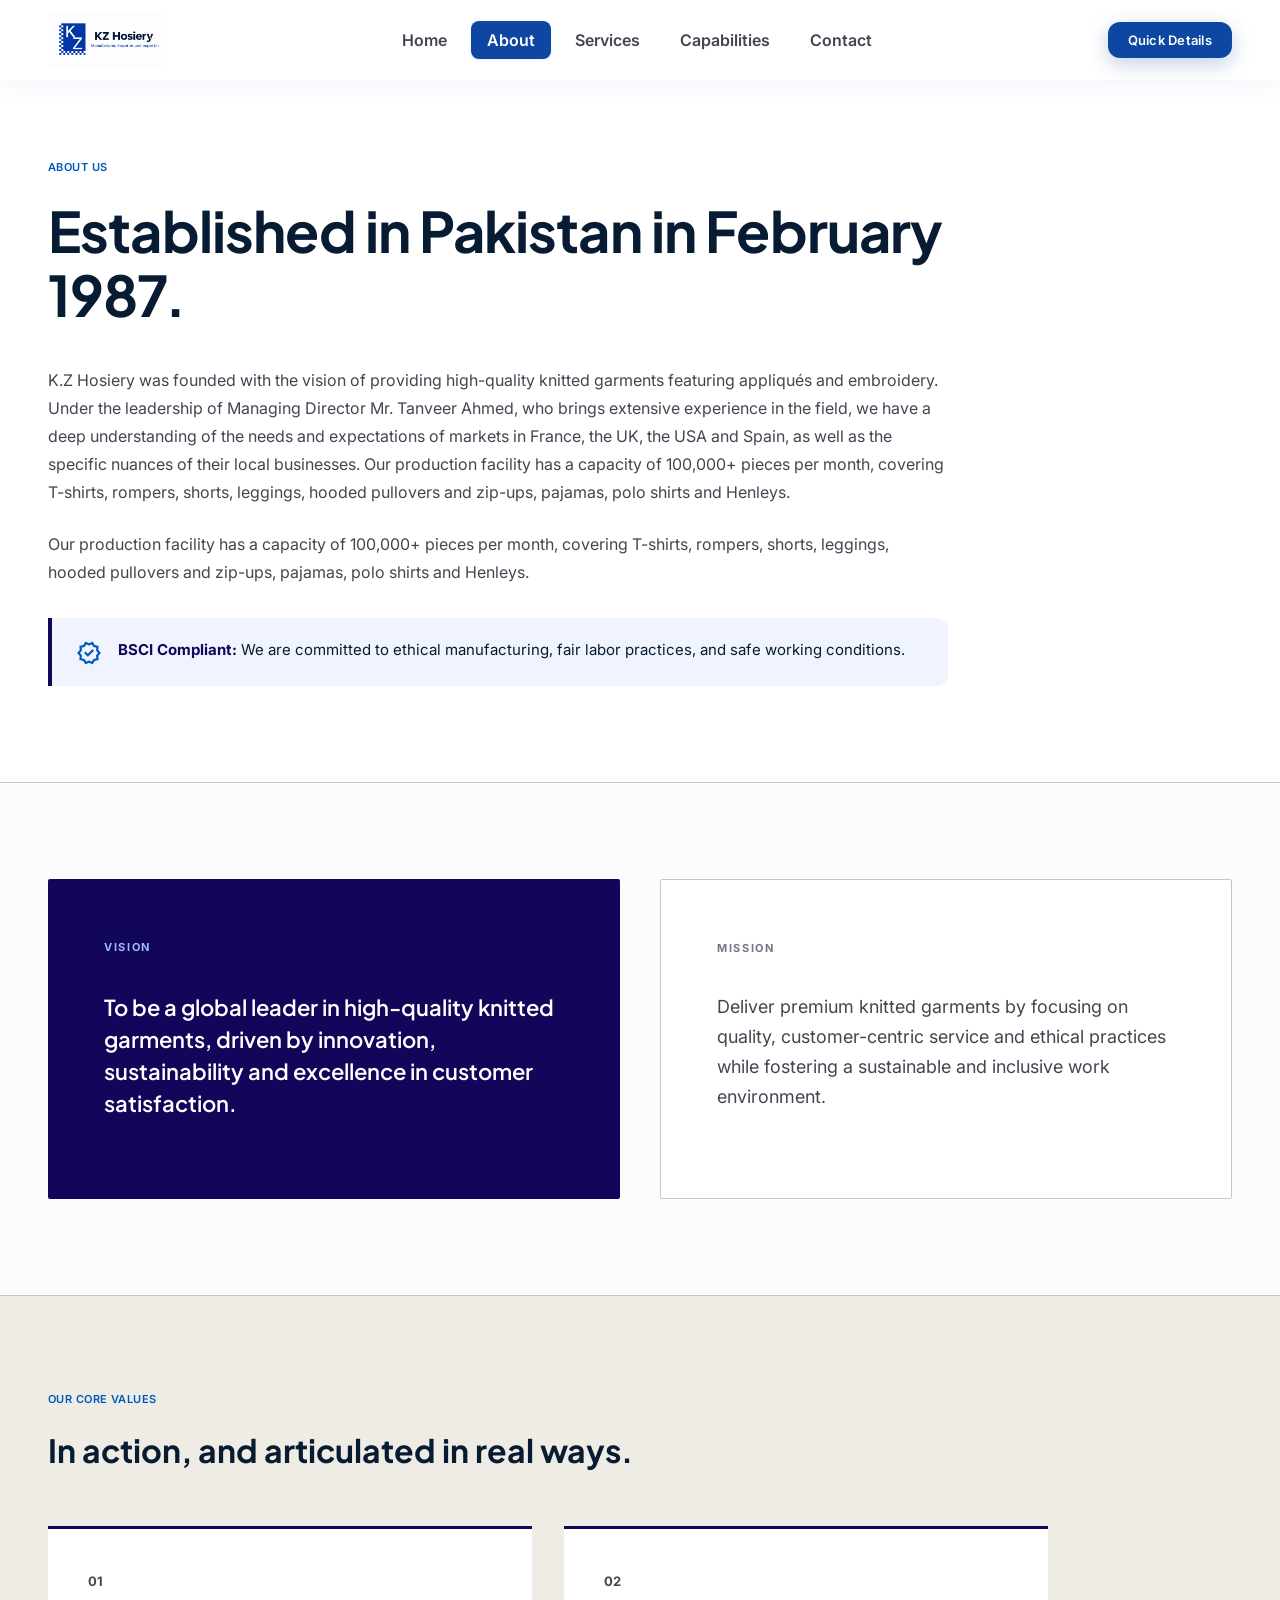
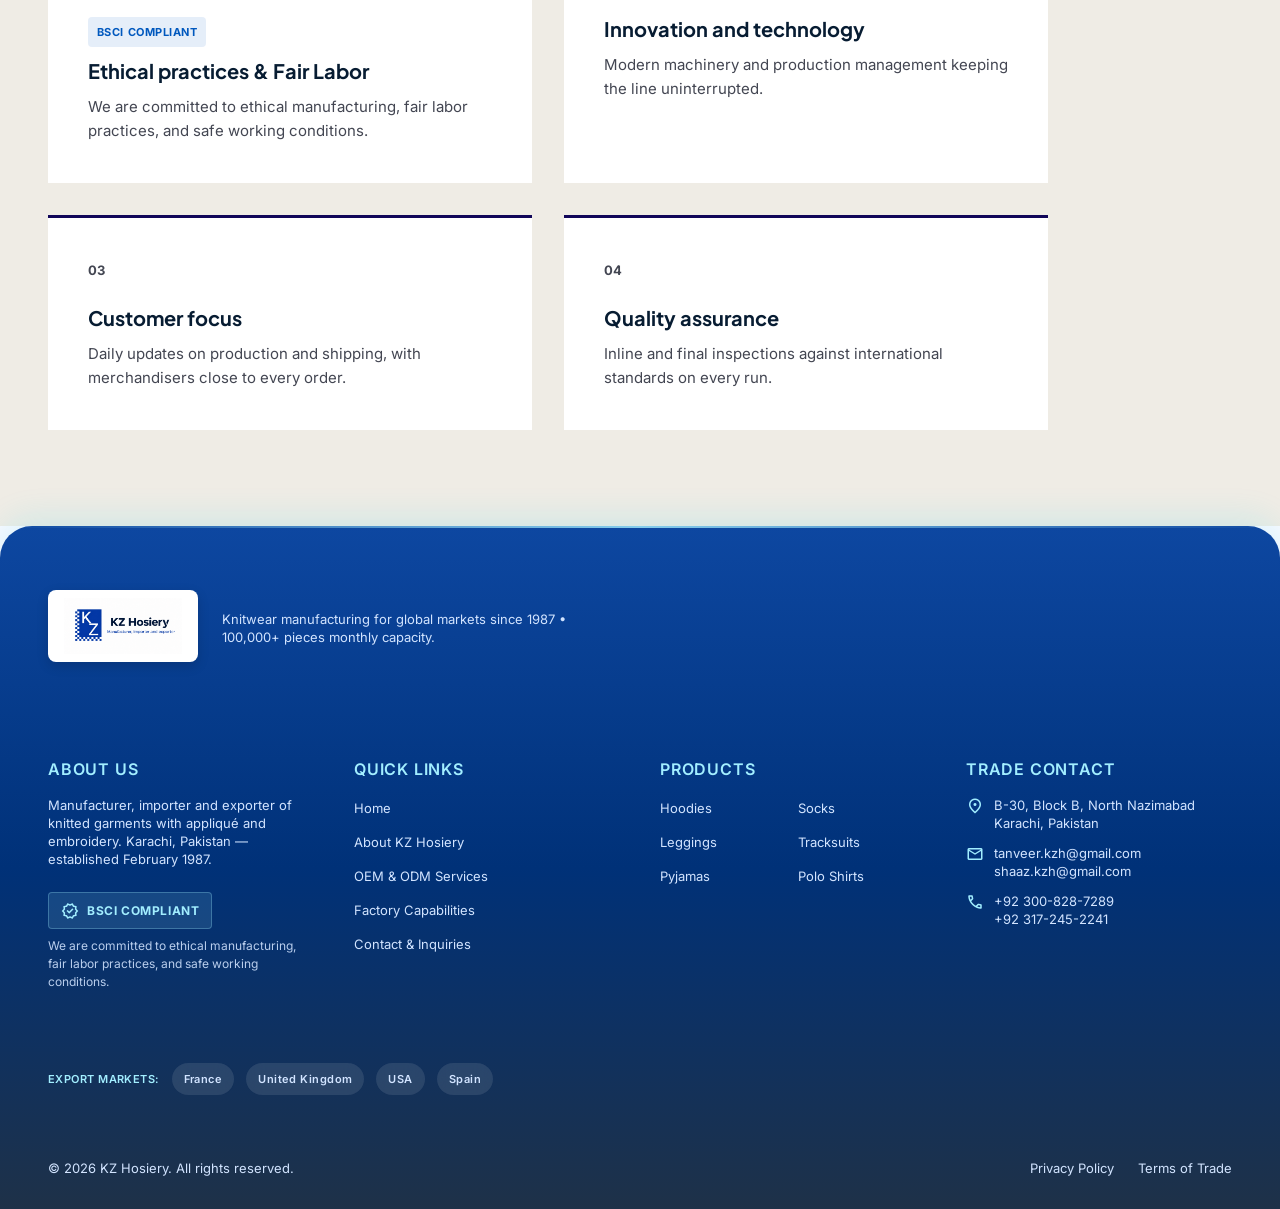
<file: about/index.html>
<!DOCTYPE html>
<html lang="en">
<head>
  <meta charset="utf-8" />
  <meta name="viewport" content="width=device-width, initial-scale=1.0" />
  <title>About Us | KZ Hosiery</title>
  <meta name="description" content="K_Z Hosiery was founded with the vision of providing high-quality knitted garments featuring appliques and embroidery." />
    <link rel="icon" type="image/png" href="../assets/images/logofav.png">
  <!-- Google Fonts -->
  <link href="https://fonts.googleapis.com" rel="preconnect" />
  <link crossorigin href="https://fonts.gstatic.com" rel="preconnect" />
  <link href="https://fonts.googleapis.com/css2?family=Inter:wght@400;500;600;700&family=Plus+Jakarta+Sans:wght@500;600;700;800&display=swap" rel="stylesheet" />

  <!-- Material Symbols -->
  <link href="https://fonts.googleapis.com/css2?family=Material+Symbols+Outlined:opsz,wght,FILL,GRAD@20..48,100..700,0..1,-50..200&display=swap" rel="stylesheet" />

  <!-- Stylesheets -->
  <link rel="stylesheet" href="../assets/css/global.css" />
  <link rel="stylesheet" href="../assets/css/about.css" />
</head>

<body>

  <!-- ============================================================
       HEADER / NAVBAR
       ============================================================ -->
  <header class="navbar" id="navbar">
    <div class="navbar__inner container">

      <!-- Logo -->
      <a href="../index.html" class="navbar__brand">
        <img
          src="../assets/images/logo.png"
          alt="KZ Hosiery Logo"
          class="navbar__logo"
        />
      </a>

      <!-- Desktop Navigation -->
      <nav class="navbar__nav" aria-label="Main navigation">
        <a href="../index.html" class="navbar__link">Home</a>
        <a href="index.html" class="navbar__link navbar__link--active" aria-current="page">About</a>
        <a href="../services/index.html" class="navbar__link">Services</a>
        <a href="../capabilities/index.html" class="navbar__link">Capabilities</a>
        <a href="../contact/index.html" class="navbar__link">Contact</a>
      </nav>

      <!-- Right Actions -->
      <div class="navbar__actions">
        <a href="../contact/index.html" class="navbar__cta">Quick Details</a>

        <!-- Hamburger (mobile only) -->
        <button
          class="hamburger"
          id="hamburger-btn"
          type="button"
          aria-label="Toggle navigation menu"
          aria-expanded="false"
          aria-controls="mobile-menu"
        >
          <span class="hamburger__line"></span>
          <span class="hamburger__line"></span>
          <span class="hamburger__line"></span>
        </button>
      </div>
    </div>

    <!-- Mobile Menu -->
    <div class="mobile-menu" id="mobile-menu">
      <nav class="mobile-menu__nav" aria-label="Mobile navigation">
        <a href="../index.html" class="mobile-menu__link">Home</a>
        <a href="index.html" class="mobile-menu__link mobile-menu__link--active">About</a>
        <a href="../services/index.html" class="mobile-menu__link">Services</a>
        <a href="../capabilities/index.html" class="mobile-menu__link">Capabilities</a>
        <a href="../contact/index.html" class="mobile-menu__link">Contact</a>
        <a href="../contact/index.html" class="mobile-menu__cta">Quick Details</a>
      </nav>
    </div>
  </header>

  <!-- ============================================================
       MAIN CONTENT
       ============================================================ -->
  <main>
    
    <!-- 1. HERO / ABOUT US -->
    <section class="about-hero">
      <div class="container">
        <div class="about-hero__inner">
          <div class="section-label">ABOUT US</div>
          <h1 class="about-hero__title">Established in Pakistan in February 1987.</h1>
          <div class="about-hero__content">
            <p>
            K.Z Hosiery was founded with the vision of providing high-quality knitted garments featuring appliqués and embroidery. Under the leadership of Managing Director Mr. Tanveer Ahmed, who brings extensive experience in the field, we have a deep understanding of the needs and expectations of markets in France, the UK, the USA and Spain, as well as the specific nuances of their local businesses.
            Our production facility has a capacity of 100,000+ pieces per month, covering T-shirts, rompers, shorts, leggings, hooded pullovers and zip-ups, pajamas, polo shirts and Henleys.            </p>
            <p>
              Our production facility has a capacity of 100,000+ pieces per month, covering T-shirts, rompers, shorts, leggings, hooded pullovers and zip-ups, pajamas, polo shirts and Henleys.
            </p>
          </div>

          <div class="about-hero__compliance">
            <span class="material-symbols-outlined">verified</span>
            <div>
              <strong>BSCI Compliant:</strong> We are committed to ethical manufacturing, fair labor practices, and safe working conditions.
            </div>
          </div>

        </div>
      </div>
    </section>

    <!-- 2. VISION & MISSION -->
    <section class="vision-mission">
      <div class="container">
        <div class="vision-mission__grid">
          
          <div class="vm-card vm-card--dark">
            <span class="vm-card__label">VISION</span>
            <p class="vm-card__text">To be a global leader in high-quality knitted garments, driven by innovation, sustainability and excellence in customer satisfaction.</p>
          </div>

          <div class="vm-card vm-card--light">
            <span class="vm-card__label">MISSION</span>
            <p class="vm-card__text">Deliver premium knitted garments by focusing on quality, customer-centric service and ethical practices while fostering a sustainable and inclusive work environment.</p>
          </div>

        </div>
      </div>
    </section>

    <!-- 3. CORE VALUES -->
    <section class="core-values">
      <div class="container">
        <div class="core-values__inner">
          <div class="section-label">OUR CORE VALUES</div>
          <h2 class="core-values__title">In action, and articulated in real ways.</h2>
          
          <div class="core-values__grid">
            
            <div class="value-card">
              <span class="value-card__num">01</span>
              <span class="value-card__badge-tag">BSCI Compliant</span>
              <h3 class="value-card__title">Ethical practices &amp; Fair Labor</h3>
              <p class="value-card__desc">We are committed to ethical manufacturing, fair labor practices, and safe working conditions.</p>
            </div>

            <div class="value-card">
              <span class="value-card__num">02</span>
              <h3 class="value-card__title">Innovation and technology</h3>
              <p class="value-card__desc">Modern machinery and production management keeping the line uninterrupted.</p>
            </div>

            <div class="value-card">
              <span class="value-card__num">03</span>
              <h3 class="value-card__title">Customer focus</h3>
              <p class="value-card__desc">Daily updates on production and shipping, with merchandisers close to every order.</p>
            </div>

            <div class="value-card">
              <span class="value-card__num">04</span>
              <h3 class="value-card__title">Quality assurance</h3>
              <p class="value-card__desc">Inline and final inspections against international standards on every run.</p>
            </div>

          </div>
        </div>
      </div>
    </section>

  </main>

  <!-- ============================================================
       FOOTER
       ============================================================ -->
  <footer class="footer" id="footer">
    <div class="footer__accent-line"></div>
    <div class="container">

      <!-- Footer Top -->
      <div class="footer__top">
        <div class="footer__brand">
          <img
            src="../assets/images/logo.png"
            alt="KZ Hosiery Logo"
            class="footer__logo"
          />
          <div class="footer__brand-info">
            <p class="footer__brand-desc">Knitwear manufacturing for global markets since 1987 &bull; 100,000+ pieces monthly capacity.</p>
          </div>
        </div>
      </div>

      <!-- Footer Grid -->
      <div class="footer__grid">
        <div class="footer__col">
          <span class="footer__col-title">About Us</span>
          <p class="footer__col-text">
            Manufacturer, importer and exporter of knitted garments with appliqué and embroidery. Karachi, Pakistan — established February 1987.          
          </p>
          <div class="footer__compliance">
            <span class="material-symbols-outlined">verified</span>
            <span>BSCI Compliant</span>
          </div>
          <p class="footer__compliance-text">
            We are committed to ethical manufacturing, fair labor practices, and safe working conditions.
          </p>
        </div>

        <div class="footer__col">
          <span class="footer__col-title">Quick Links</span>
          <ul class="footer__links">
            <li><a href="../index.html">Home</a></li>
            <li><a href="index.html">About KZ Hosiery</a></li>
            <li><a href="../services/index.html">OEM &amp; ODM Services</a></li>
            <li><a href="../capabilities/index.html">Factory Capabilities</a></li>
            <li><a href="../contact/index.html">Contact &amp; Inquiries</a></li>
          </ul>
        </div>

        <div class="footer__col">
          <span class="footer__col-title">Products</span>
          <ul class="footer__links footer__links--grid">
            <li><a href="../capabilities/index.html">Hoodies</a></li>
            <li><a href="../capabilities/index.html">Socks</a></li>
            <li><a href="../capabilities/index.html">Leggings</a></li>
            <li><a href="../capabilities/index.html">Tracksuits</a></li>
            <li><a href="../capabilities/index.html">Pyjamas</a></li>
            <li><a href="../capabilities/index.html">Polo Shirts</a></li>
          </ul>
        </div>

        <div class="footer__col">
          <span class="footer__col-title">Trade Contact</span>
          <div class="footer__contact">
            <div class="footer__contact-item">
              <span class="material-symbols-outlined">location_on</span>
              <span>B-30, Block B, North Nazimabad Karachi, Pakistan</span>
            </div>
            <div class="footer__contact-item">
              <span class="material-symbols-outlined">mail</span>
              <a href="mailto:trade@kzhosiery.com">tanveer.kzh@gmail.com <br> shaaz.kzh@gmail.com</a>
            </div>
            <div class="footer__contact-item">
              <span class="material-symbols-outlined">call</span>
              <span>+92 300-828-7289 <br> +92 317-245-2241</span>
            </div>
          </div>
        </div>
      </div>

      <!-- Export Markets -->
      <div class="footer__markets">
        <div class="footer__markets-list">
          <span class="footer__markets-label">Export Markets:</span>
          <span class="footer__market-pill">France</span>
          <span class="footer__market-pill">United Kingdom</span>
          <span class="footer__market-pill">USA</span>
          <span class="footer__market-pill">Spain</span>
        </div>
      </div>

      <!-- Copyright -->
      <div class="footer__bottom">
        <p>&copy; 2026 KZ Hosiery. All rights reserved.</p>
        <div class="footer__legal">
          <a href="#">Privacy Policy</a>
          <a href="#">Terms of Trade</a>
        </div>
      </div>

    </div>
  </footer>

  <!-- Scripts -->
  <script src="../assets/js/main.js"></script>
</body>
</html>
</file>
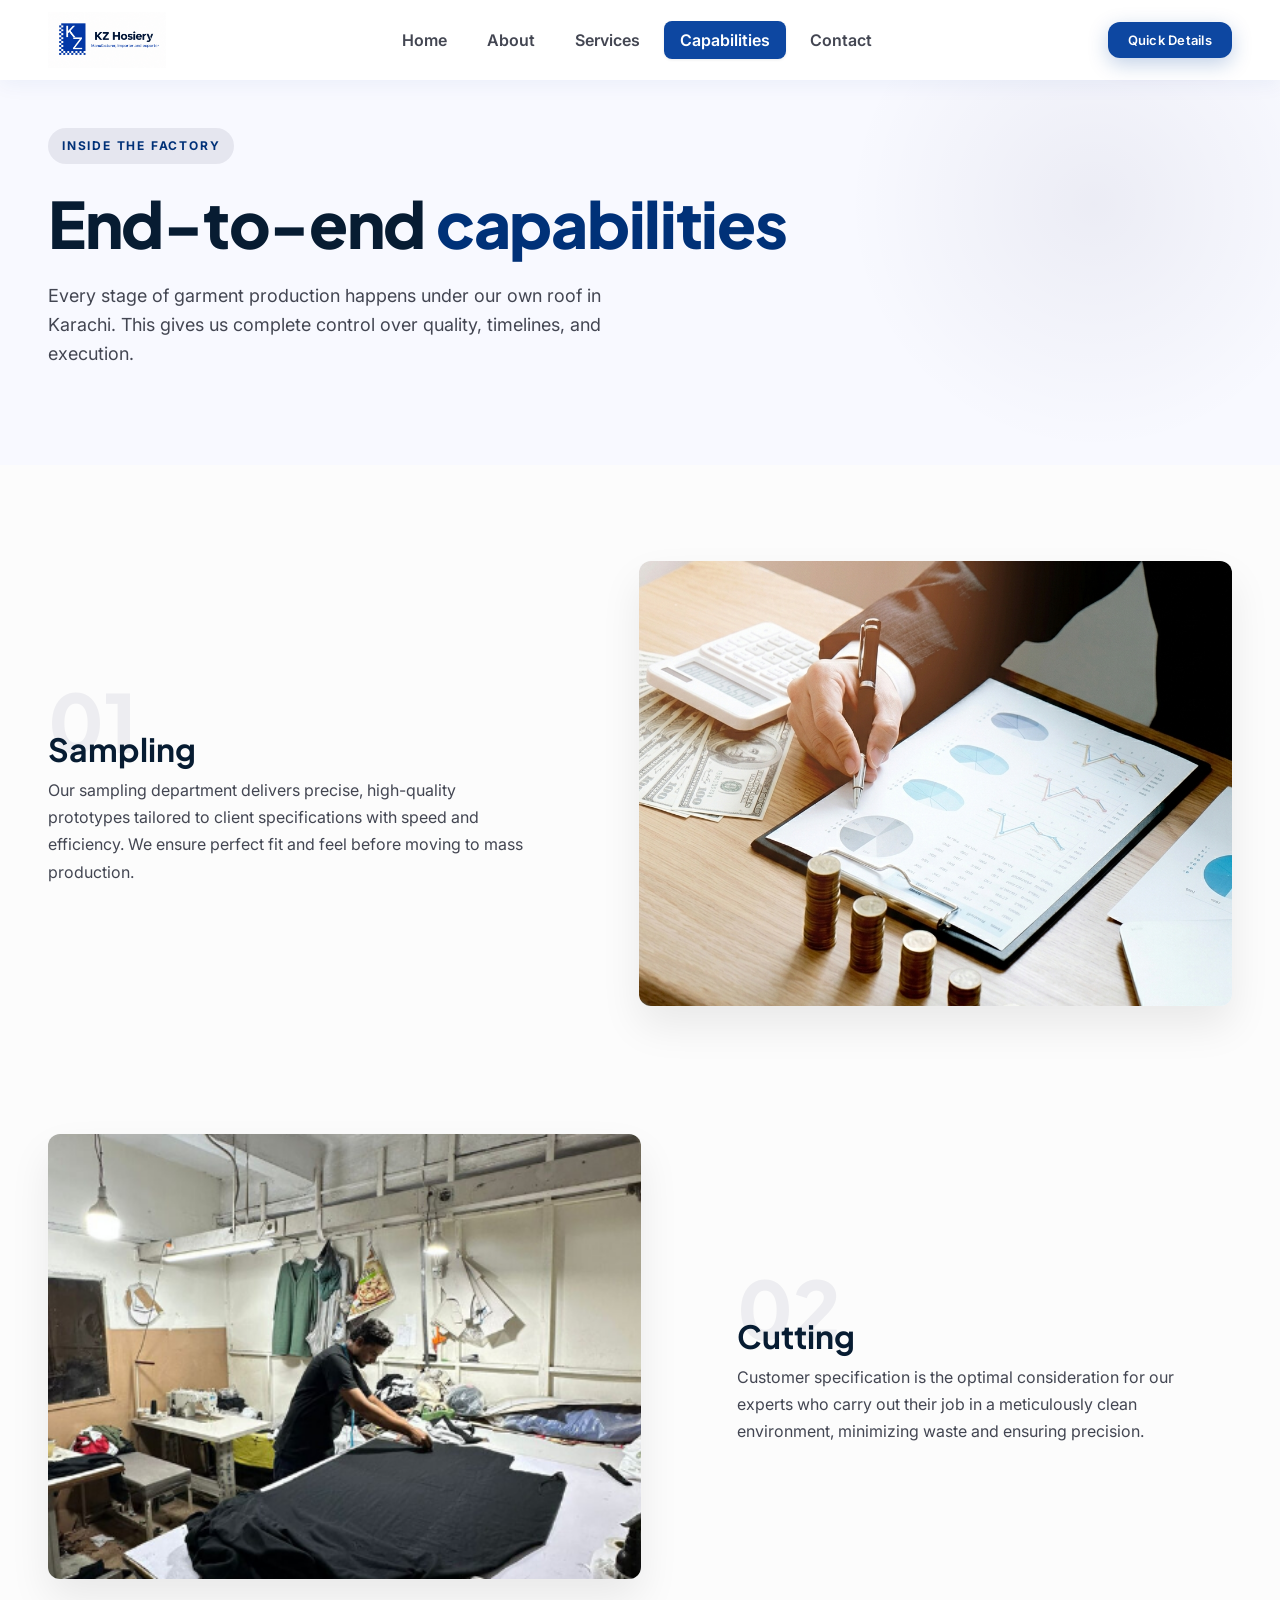
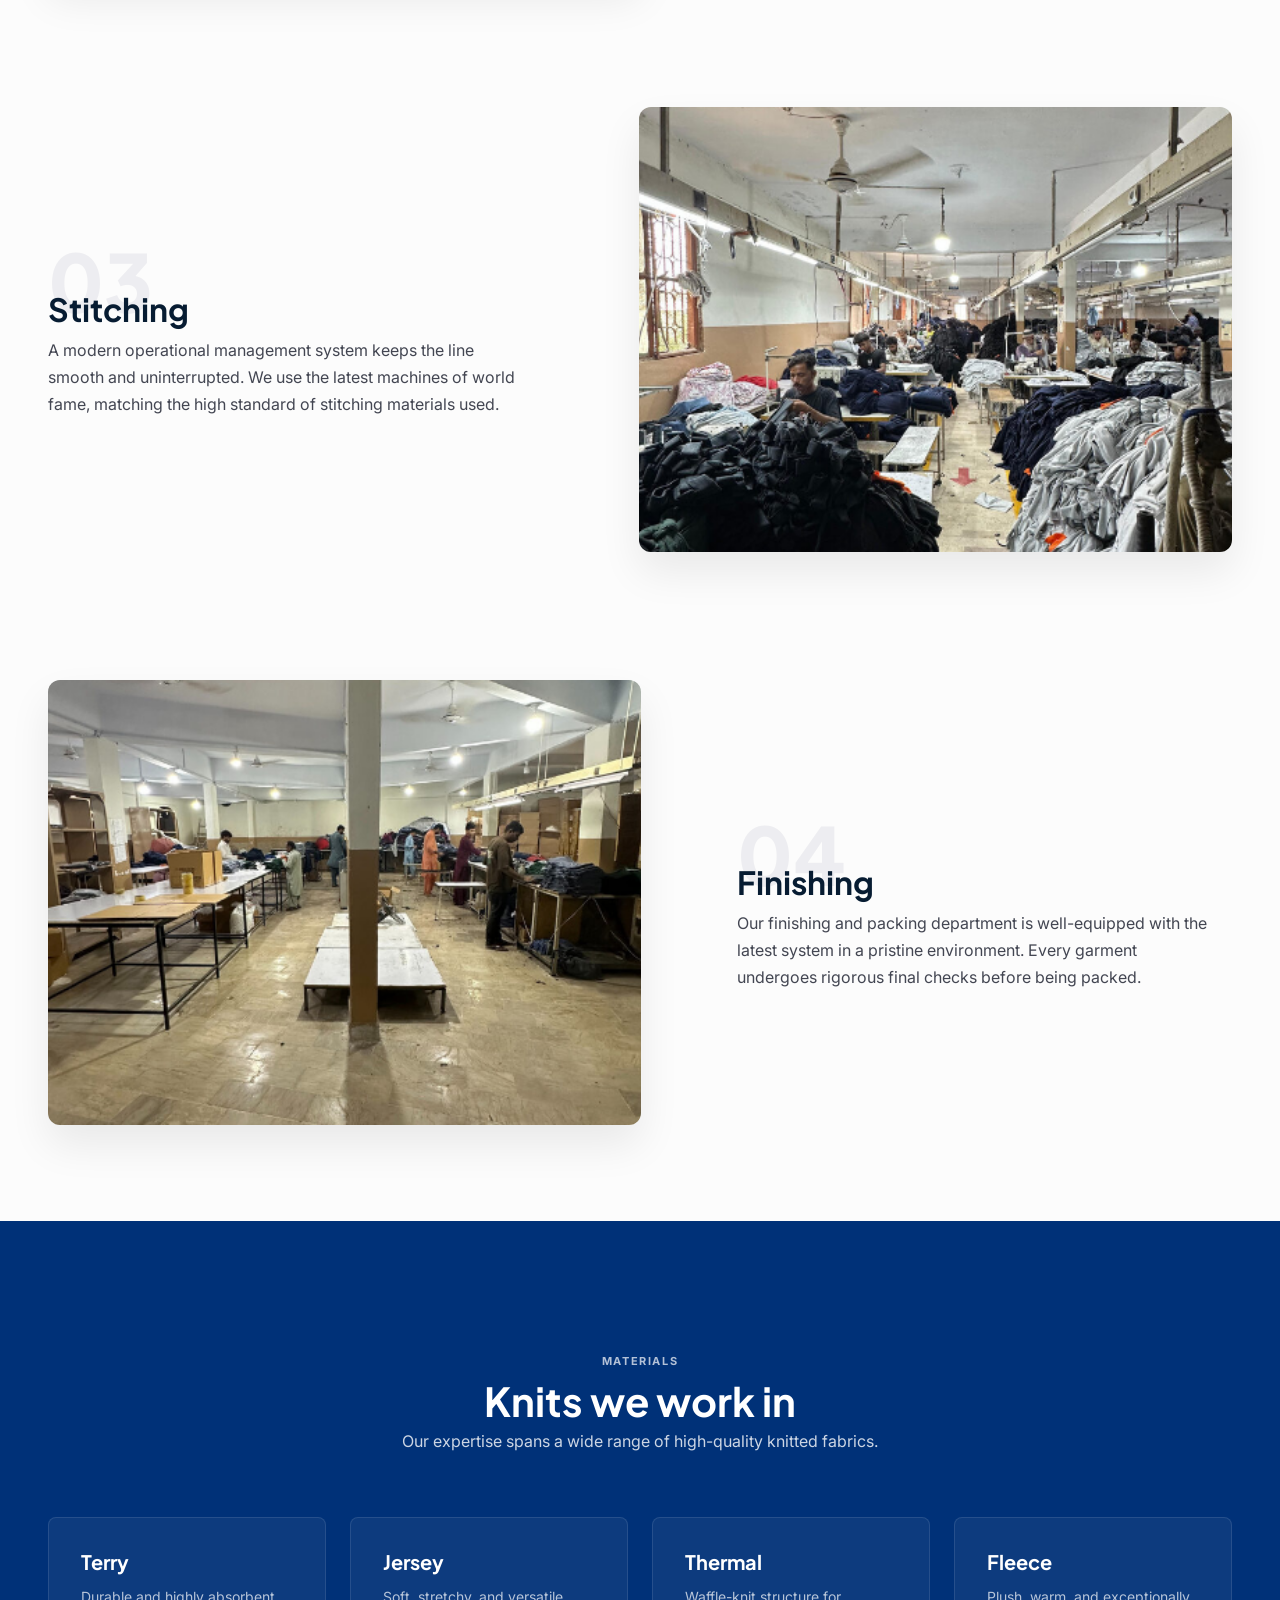
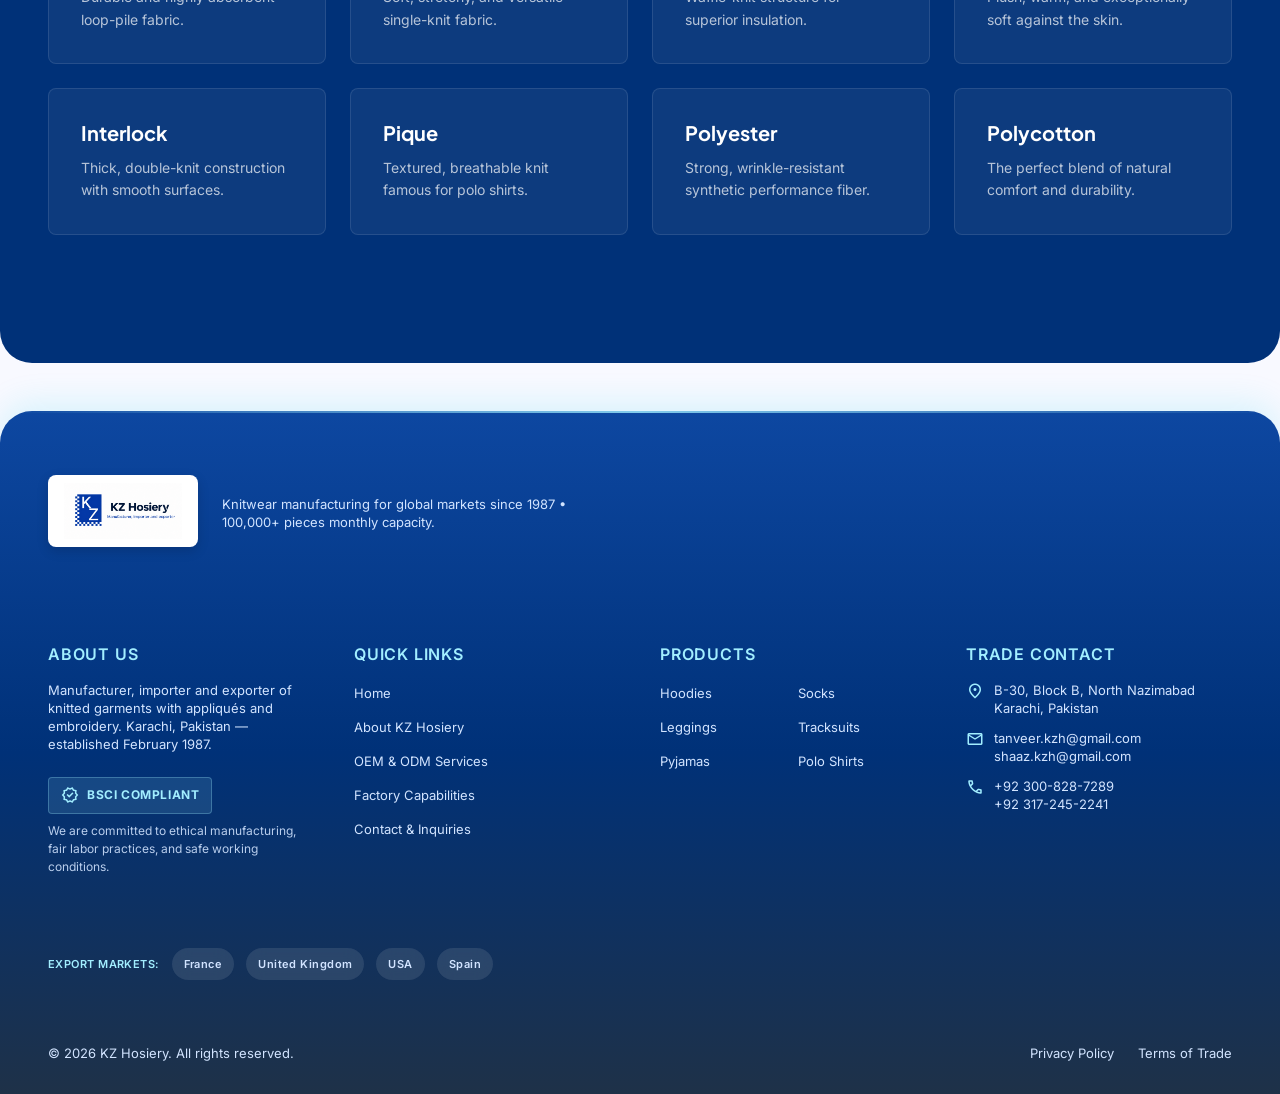
<file: capabilities/index.html>
<!DOCTYPE html>
<html lang="en">
<head>
  <meta charset="utf-8" />
  <meta name="viewport" content="width=device-width, initial-scale=1.0" />
  <title>Capabilities | KZ Hosiery</title>
  <link rel="icon" type="image/png" href="../assets/images/logofav.png">
  <meta name="description" content="Inside the factory. Every stage of the garment happens under our own roof in Karachi." />

  <!-- Google Fonts -->
  <link href="https://fonts.googleapis.com" rel="preconnect" />
  <link crossorigin href="https://fonts.gstatic.com" rel="preconnect" />
  <link href="https://fonts.googleapis.com/css2?family=Inter:wght@400;500;600;700&family=Plus+Jakarta+Sans:wght@500;600;700;800&display=swap" rel="stylesheet" />

  <!-- Material Symbols -->
  <link href="https://fonts.googleapis.com/css2?family=Material+Symbols+Outlined:opsz,wght,FILL,GRAD@20..48,100..700,0..1,-50..200&display=swap" rel="stylesheet" />

  <!-- Stylesheets -->
  <link rel="stylesheet" href="../assets/css/global.css" />
  <link rel="stylesheet" href="../assets/css/capabilities.css" />
</head>

<body>

  <!-- HEADER / NAVBAR -->
  <header class="navbar" id="navbar">
    <div class="navbar__inner container">
      <!-- Logo -->
      <a href="../index.html" class="navbar__brand">
        <img src="../assets/images/logo.png" alt="KZ Hosiery Logo" class="navbar__logo" />
      </a>
      <!-- Desktop Navigation -->
      <nav class="navbar__nav" aria-label="Main navigation">
        <a href="../index.html" class="navbar__link">Home</a>
        <a href="../about/index.html" class="navbar__link">About</a>
        <a href="../services/index.html" class="navbar__link">Services</a>
        <a href="index.html" class="navbar__link navbar__link--active" aria-current="page">Capabilities</a>
        <a href="../contact/index.html" class="navbar__link">Contact</a>
      </nav>
      <!-- Right Actions -->
      <div class="navbar__actions">
        <a href="../contact/index.html" class="navbar__cta">Quick Details</a>
        <!-- Hamburger (mobile only) -->
        <button class="hamburger" id="hamburger-btn" type="button" aria-label="Toggle navigation menu" aria-expanded="false" aria-controls="mobile-menu">
          <span class="hamburger__line"></span>
          <span class="hamburger__line"></span>
          <span class="hamburger__line"></span>
        </button>
      </div>
    </div>
    <!-- Mobile Menu -->
    <div class="mobile-menu" id="mobile-menu">
      <nav class="mobile-menu__nav" aria-label="Mobile navigation">
        <a href="../index.html" class="mobile-menu__link">Home</a>
        <a href="../about/index.html" class="mobile-menu__link">About</a>
        <a href="../services/index.html" class="mobile-menu__link">Services</a>
        <a href="index.html" class="mobile-menu__link mobile-menu__link--active">Capabilities</a>
        <a href="../contact/index.html" class="mobile-menu__link">Contact</a>
        <a href="../contact/index.html" class="mobile-menu__cta">Quick Details</a>
      </nav>
    </div>
  </header>

  <main>
    <!-- HERO SECTION -->
    <section class="cap-hero">
      <div class="container cap-hero__container">
        <div class="cap-hero__content">
          <span class="cap-hero__badge">Inside the Factory</span>
          <h1 class="cap-hero__title">End-to-end <span>capabilities</span></h1>
          <p class="cap-hero__desc">Every stage of garment production happens under our own roof in Karachi. This gives us complete control over quality, timelines, and execution.</p>
        </div>
      </div>
    </section>

    <!-- PROCESS STAGES -->
    <section class="cap-processes">
      <div class="container">
        
        <!-- 01 Sampling -->
        <div class="process-card">
          <div class="process-card__content">
            <span class="process-card__num">01</span>
            <h2 class="process-card__title">Sampling</h2>
            <p class="process-card__desc">Our sampling department delivers precise, high-quality prototypes tailored to client specifications with speed and efficiency. We ensure perfect fit and feel before moving to mass production.</p>
          </div>
          <div class="process-card__image-wrapper">
            <img src="../assets/images/cap-sampling-enhanced.jpg" alt="Sampling department" class="process-card__image" />
          </div>
        </div>

        <!-- 02 Cutting -->
        <div class="process-card process-card--reverse">
          <div class="process-card__content">
            <span class="process-card__num">02</span>
            <h2 class="process-card__title">Cutting</h2>
            <p class="process-card__desc">Customer specification is the optimal consideration for our experts who carry out their job in a meticulously clean environment, minimizing waste and ensuring precision.</p>
          </div>
          <div class="process-card__image-wrapper">
            <img src="../assets/images/cap-cutting-new.png" alt="Cutting department" class="process-card__image" />
          </div>
        </div>

        <!-- 03 Stitching -->
        <div class="process-card">
          <div class="process-card__content">
            <span class="process-card__num">03</span>
            <h2 class="process-card__title">Stitching</h2>
            <p class="process-card__desc">A modern operational management system keeps the line smooth and uninterrupted. We use the latest machines of world fame, matching the high standard of stitching materials used.</p>
          </div>
          <div class="process-card__image-wrapper">
            <img src="../assets/images/cap-stitching-new.png" alt="Stitching department" class="process-card__image" />
          </div>
        </div>

        <!-- 04 Finishing -->
        <div class="process-card process-card--reverse">
          <div class="process-card__content">
            <span class="process-card__num">04</span>
            <h2 class="process-card__title">Finishing</h2>
            <p class="process-card__desc">Our finishing and packing department is well-equipped with the latest system in a pristine environment. Every garment undergoes rigorous final checks before being packed.</p>
          </div>
          <div class="process-card__image-wrapper">
            <img src="../assets/images/cap-finishing-new.png" alt="Finishing department" class="process-card__image" />
          </div>
        </div>

      </div>
    </section>

    <!-- FABRICS SECTION -->
    <section class="cap-fabrics">
      <div class="container">
        <div class="cap-fabrics__header">
          <span class="cap-fabrics__badge">Materials</span>
          <h2 class="cap-fabrics__title">Knits we work in</h2>
          <p class="cap-fabrics__desc">Our expertise spans a wide range of high-quality knitted fabrics.</p>
        </div>
        
        <div class="fabrics-grid">
          <div class="fabric-card">
            <h3>Terry</h3>
            <p>Durable and highly absorbent loop-pile fabric.</p>
          </div>
          <div class="fabric-card">
            <h3>Jersey</h3>
            <p>Soft, stretchy, and versatile single-knit fabric.</p>
          </div>
          <div class="fabric-card">
            <h3>Thermal</h3>
            <p>Waffle-knit structure for superior insulation.</p>
          </div>
          <div class="fabric-card">
            <h3>Fleece</h3>
            <p>Plush, warm, and exceptionally soft against the skin.</p>
          </div>
          <div class="fabric-card">
            <h3>Interlock</h3>
            <p>Thick, double-knit construction with smooth surfaces.</p>
          </div>
          <div class="fabric-card">
            <h3>Pique</h3>
            <p>Textured, breathable knit famous for polo shirts.</p>
          </div>
          <div class="fabric-card">
            <h3>Polyester</h3>
            <p>Strong, wrinkle-resistant synthetic performance fiber.</p>
          </div>
          <div class="fabric-card">
            <h3>Polycotton</h3>
            <p>The perfect blend of natural comfort and durability.</p>
          </div>
        </div>
      </div>
    </section>

  </main>

  <!-- FOOTER -->
  <footer class="footer" id="footer">
    <div class="footer__accent-line"></div>
    <div class="container">
      <div class="footer__top">
        <div class="footer__brand">
          <img src="../assets/images/logo.png" alt="KZ Hosiery Logo" class="footer__logo" />
          <div class="footer__brand-info">
            <p class="footer__brand-desc">Knitwear manufacturing for global markets since 1987 &bull; 100,000+ pieces monthly capacity.</p>
          </div>
        </div>
      </div>
      <div class="footer__grid">
        <div class="footer__col">
          <span class="footer__col-title">About Us</span>
          <p class="footer__col-text">
            Manufacturer, importer and exporter of knitted garments with appliqués and embroidery. Karachi, Pakistan — established February 1987.
          </p>
          <div class="footer__compliance">
            <span class="material-symbols-outlined">verified</span>
            <span>BSCI Compliant</span>
          </div>
          <p class="footer__compliance-text">
            We are committed to ethical manufacturing, fair labor practices, and safe working conditions.
          </p>
        </div>
        <div class="footer__col">
          <span class="footer__col-title">Quick Links</span>
          <ul class="footer__links">
            <li><a href="../index.html">Home</a></li>
            <li><a href="../about/index.html">About KZ Hosiery</a></li>
            <li><a href="../services/index.html">OEM &amp; ODM Services</a></li>
            <li><a href="index.html">Factory Capabilities</a></li>
            <li><a href="../contact/index.html">Contact &amp; Inquiries</a></li>
          </ul>
        </div>
        <div class="footer__col">
          <span class="footer__col-title">Products</span>
          <ul class="footer__links footer__links--grid">
            <li><a href="index.html">Hoodies</a></li>
            <li><a href="index.html">Socks</a></li>
            <li><a href="index.html">Leggings</a></li>
            <li><a href="index.html">Tracksuits</a></li>
            <li><a href="index.html">Pyjamas</a></li>
            <li><a href="index.html">Polo Shirts</a></li>
          </ul>
        </div>
        <div class="footer__col">
          <span class="footer__col-title">Trade Contact</span>
          <div class="footer__contact">
            <div class="footer__contact-item">
              <span class="material-symbols-outlined">location_on</span>
              <span>B-30, Block B, North Nazimabad Karachi, Pakistan</span>
            </div>
            <div class="footer__contact-item">
              <span class="material-symbols-outlined">mail</span>
              <a href="mailto:trade@kzhosiery.com">tanveer.kzh@gmail.com <br> shaaz.kzh@gmail.com</a>
            </div>
            <div class="footer__contact-item">
              <span class="material-symbols-outlined">call</span>
              <span>+92 300-828-7289 <br> +92 317-245-2241</span>
            </div>
          </div>
        </div>
      </div>
      <div class="footer__markets">
        <div class="footer__markets-list">
          <span class="footer__markets-label">Export Markets:</span>
          <span class="footer__market-pill">France</span>
          <span class="footer__market-pill">United Kingdom</span>
          <span class="footer__market-pill">USA</span>
          <span class="footer__market-pill">Spain</span>
        </div>
      </div>
      <div class="footer__bottom">
        <p>&copy; 2026 KZ Hosiery. All rights reserved.</p>
        <div class="footer__legal">
          <a href="#">Privacy Policy</a>
          <a href="#">Terms of Trade</a>
        </div>
      </div>
    </div>
  </footer>

  <!-- Scripts -->
  <script src="../assets/js/main.js"></script>
</body>
</html>
</file>
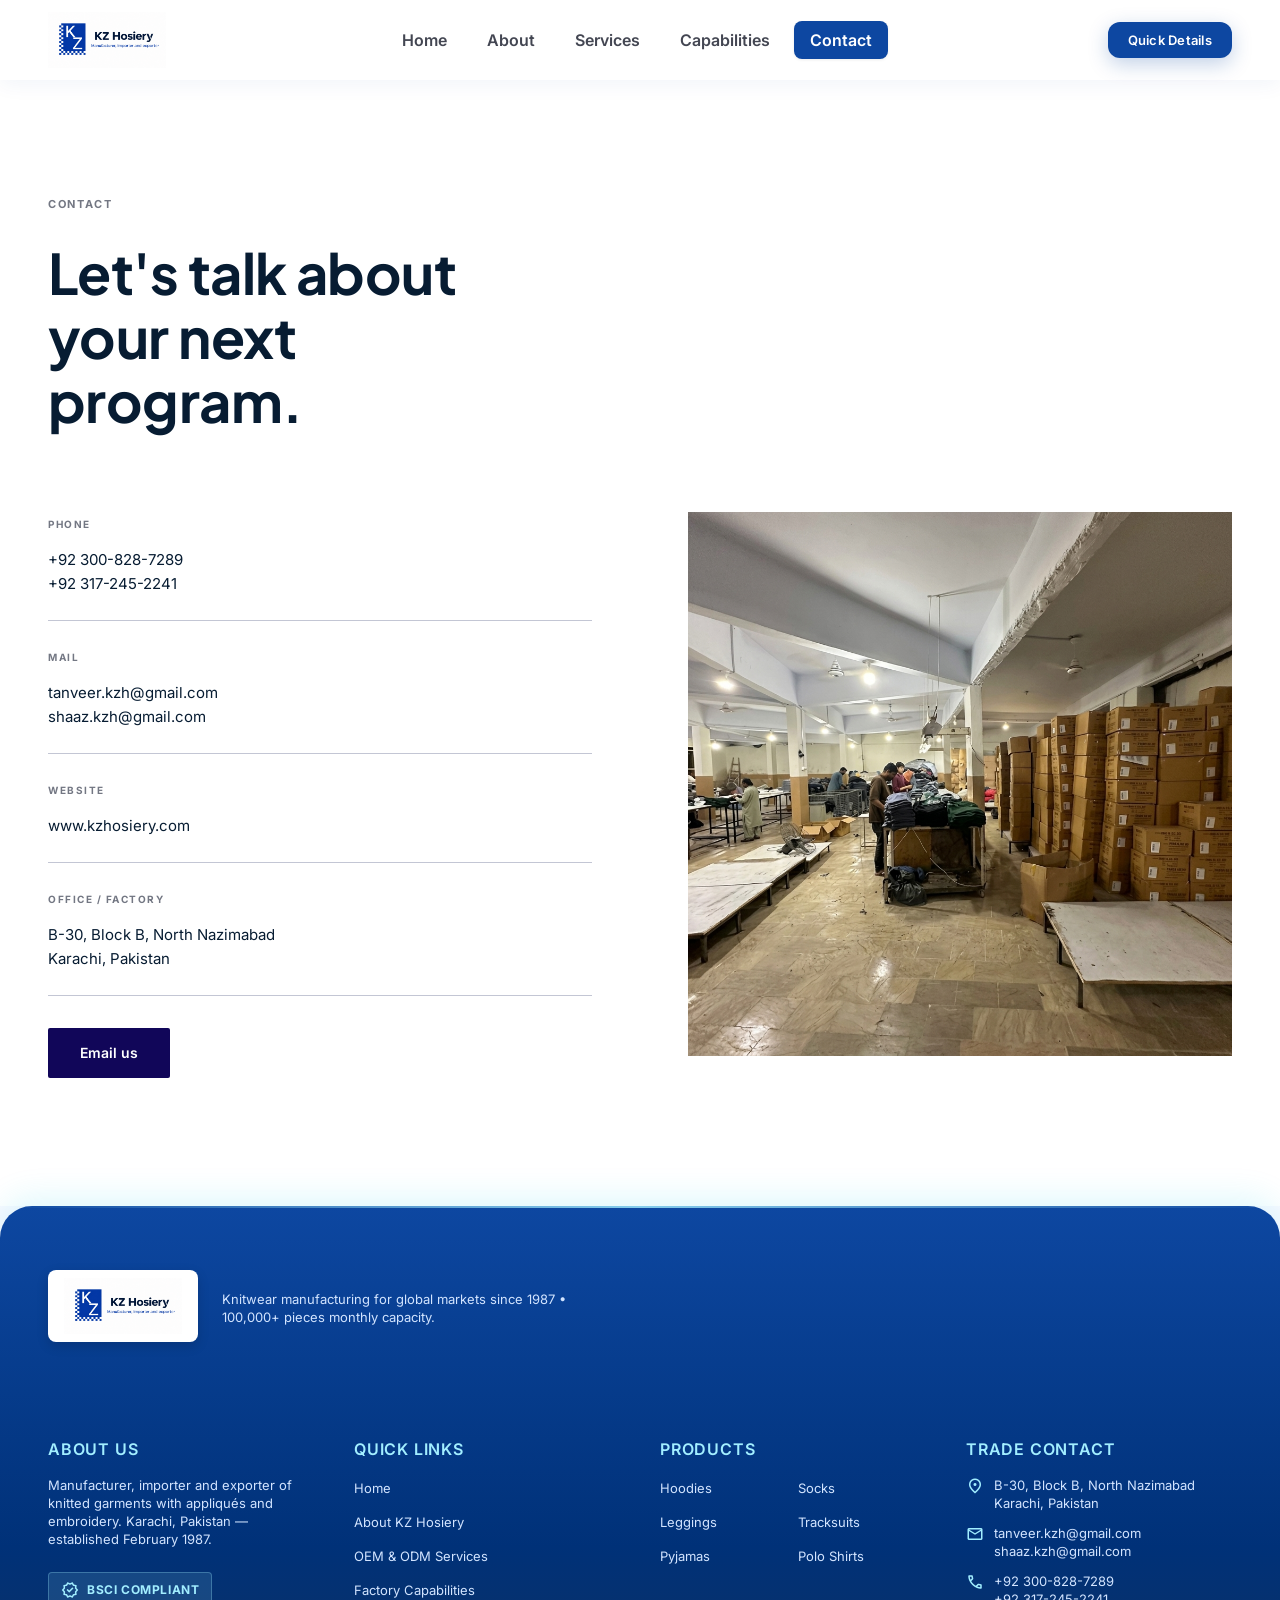
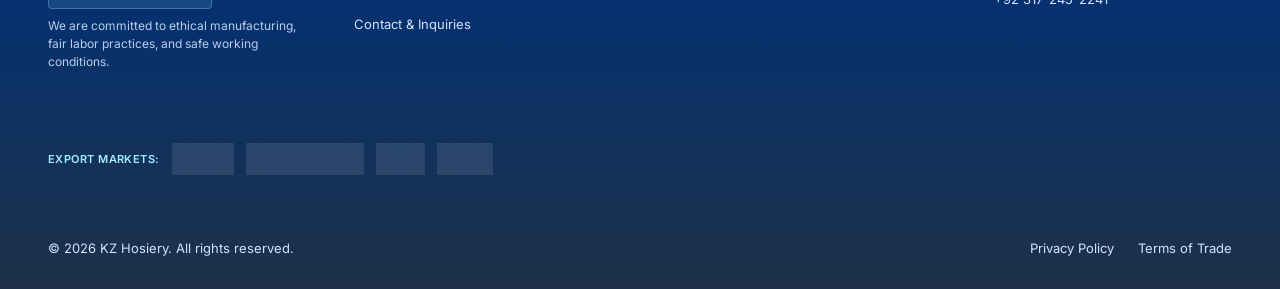
<file: contact/index.html>
<!DOCTYPE html>
<html lang="en">
<head>
  <meta charset="utf-8" />
  <meta name="viewport" content="width=device-width, initial-scale=1.0" />
  <title>Contact Us | KZ Hosiery</title>
  <meta name="description" content="Let's talk about your next program. Contact KZ Hosiery for manufacturing, imports, and exports of knitted garments." />
    <link rel="icon" type="image/png" href="../assets/images/logofav.png">
  <!-- Google Fonts -->
  <link href="https://fonts.googleapis.com" rel="preconnect" />
  <link crossorigin href="https://fonts.gstatic.com" rel="preconnect" />
  <link href="https://fonts.googleapis.com/css2?family=Inter:wght@400;500;600;700&family=Plus+Jakarta+Sans:wght@500;600;700;800&display=swap" rel="stylesheet" />

  <!-- Material Symbols -->
  <link href="https://fonts.googleapis.com/css2?family=Material+Symbols+Outlined:opsz,wght,FILL,GRAD@20..48,100..700,0..1,-50..200&display=swap" rel="stylesheet" />

  <!-- Stylesheets -->
  <link rel="stylesheet" href="../assets/css/global.css" />
  <link rel="stylesheet" href="../assets/css/contact.css" />
</head>

<body>

  <!-- ============================================================
       HEADER / NAVBAR
       ============================================================ -->
  <header class="navbar" id="navbar">
    <div class="navbar__inner container">

      <!-- Logo -->
      <a href="../index.html" class="navbar__brand">
        <img
          src="../assets/images/logo.png"
          alt="KZ Hosiery Logo"
          class="navbar__logo"
        />
      </a>

      <!-- Desktop Navigation -->
      <nav class="navbar__nav" aria-label="Main navigation">
        <a href="../index.html" class="navbar__link">Home</a>
        <a href="../about/index.html" class="navbar__link">About</a>
        <a href="../services/index.html" class="navbar__link">Services</a>
        <a href="../capabilities/index.html" class="navbar__link">Capabilities</a>
        <a href="index.html" class="navbar__link navbar__link--active" aria-current="page">Contact</a>
      </nav>

      <!-- Right Actions -->
      <div class="navbar__actions">
        <a href="index.html" class="navbar__cta">Quick Details</a>

        <!-- Hamburger (mobile only) -->
        <button
          class="hamburger"
          id="hamburger-btn"
          type="button"
          aria-label="Toggle navigation menu"
          aria-expanded="false"
          aria-controls="mobile-menu"
        >
          <span class="hamburger__line"></span>
          <span class="hamburger__line"></span>
          <span class="hamburger__line"></span>
        </button>
      </div>
    </div>

    <!-- Mobile Menu -->
    <div class="mobile-menu" id="mobile-menu">
      <nav class="mobile-menu__nav" aria-label="Mobile navigation">
        <a href="../index.html" class="mobile-menu__link">Home</a>
        <a href="../about/index.html" class="mobile-menu__link">About</a>
        <a href="../services/index.html" class="mobile-menu__link">Services</a>
        <a href="../capabilities/index.html" class="mobile-menu__link">Capabilities</a>
        <a href="index.html" class="mobile-menu__link mobile-menu__link--active">Contact</a>
        <a href="index.html" class="mobile-menu__cta">Quick Details</a>
      </nav>
    </div>
  </header>

  <!-- ============================================================
       MAIN CONTENT
       ============================================================ -->
  <main>
    
    <section class="contact-section">
      <div class="container">
        
        <div class="contact-header">
          <span class="contact-label">CONTACT</span>
          <h1 class="contact-title">Let's talk about your next program.</h1>
        </div>

        <div class="contact-grid">
          
          <!-- Left: Details -->
          <div class="contact-details">
            
            <div class="contact-item">
              <span class="contact-item__label">PHONE</span>
              <span class="contact-item__value">+92 300-828-7289 <br> +92 317-245-2241</span>
            </div>

            <div class="contact-item">
              <span class="contact-item__label">MAIL</span>
              <span class="contact-item__value">
                <a href="mailto:tanveer.kzh@gmail.com">tanveer.kzh@gmail.com <br> shaaz.kzh@gmail.com</a>
              </span>
            </div>

            <div class="contact-item">
              <span class="contact-item__label">WEBSITE</span>
              <span class="contact-item__value">
                <a href="http://www.kzhosiery.com" target="_blank">www.kzhosiery.com</a>
              </span>
            </div>

            <div class="contact-item">
              <span class="contact-item__label">OFFICE / FACTORY</span>
              <span class="contact-item__value">
                B-30, Block B, North Nazimabad<br />
                Karachi, Pakistan
              </span>
            </div>

            <a href="mailto:tanveer.kzh@gmail.com" class="contact-btn">Email us</a>

          </div>

          <!-- Right: Image -->
          <div class="contact-image">
            <img src="../assets/images/contact-factory.jpg" alt="Inside KZ Hosiery Factory" />
          </div>

        </div>

      </div>
    </section>

  </main>

  <!-- ============================================================
       FOOTER
       ============================================================ -->
  <footer class="footer" id="footer">
    <div class="footer__accent-line"></div>
    <div class="container">

      <!-- Footer Top -->
      <div class="footer__top">
        <div class="footer__brand">
          <img
            src="../assets/images/logo.png"
            alt="KZ Hosiery Logo"
            class="footer__logo"
          />
          <div class="footer__brand-info">
            <p class="footer__brand-desc">Knitwear manufacturing for global markets since 1987 &bull; 100,000+ pieces monthly capacity.</p>
          </div>
        </div>
      </div>

      <!-- Footer Grid -->
      <div class="footer__grid">
        <div class="footer__col">
          <span class="footer__col-title">About Us</span>
          <p class="footer__col-text">
            Manufacturer, importer and exporter of knitted garments with appliqués and embroidery. Karachi, Pakistan — established February 1987.
          </p>
          <div class="footer__compliance">
            <span class="material-symbols-outlined">verified</span>
            <span>BSCI Compliant</span>
          </div>
          <p class="footer__compliance-text">
            We are committed to ethical manufacturing, fair labor practices, and safe working conditions.
          </p>
        </div>

        <div class="footer__col">
          <span class="footer__col-title">Quick Links</span>
          <ul class="footer__links">
            <li><a href="../index.html">Home</a></li>
            <li><a href="../about/index.html">About KZ Hosiery</a></li>
            <li><a href="../services/index.html">OEM &amp; ODM Services</a></li>
            <li><a href="../capabilities/index.html">Factory Capabilities</a></li>
            <li><a href="index.html">Contact &amp; Inquiries</a></li>
          </ul>
        </div>

        <div class="footer__col">
          <span class="footer__col-title">Products</span>
          <ul class="footer__links footer__links--grid">
            <li><a href="../capabilities/index.html">Hoodies</a></li>
            <li><a href="../capabilities/index.html">Socks</a></li>
            <li><a href="../capabilities/index.html">Leggings</a></li>
            <li><a href="../capabilities/index.html">Tracksuits</a></li>
            <li><a href="../capabilities/index.html">Pyjamas</a></li>
            <li><a href="../capabilities/index.html">Polo Shirts</a></li>
          </ul>
        </div>

        <div class="footer__col">
          <span class="footer__col-title">Trade Contact</span>
          <div class="footer__contact">
            <div class="footer__contact-item">
              <span class="material-symbols-outlined">location_on</span>
              <span>B-30, Block B, North Nazimabad Karachi, Pakistan</span>
            </div>
            <div class="footer__contact-item">
              <span class="material-symbols-outlined">mail</span>
              <a href="mailto:trade@kzhosiery.com">tanveer.kzh@gmail.com <br> shaaz.kzh@gmail.com</a>
            </div>
            <div class="footer__contact-item">
              <span class="material-symbols-outlined">call</span>
              <span>+92 300-828-7289 <br> +92 317-245-2241</span>
            </div>
          </div>
        </div>
      </div>

      <!-- Export Markets -->
      <div class="footer__markets">
        <div class="footer__markets-list">
          <span class="footer__markets-label">Export Markets:</span>
          <span class="footer__market-pill">France</span>
          <span class="footer__market-pill">United Kingdom</span>
          <span class="footer__market-pill">USA</span>
          <span class="footer__market-pill">Spain</span>
        </div>
      </div>

      <!-- Copyright -->
      <div class="footer__bottom">
        <p>&copy; 2026 KZ Hosiery. All rights reserved.</p>
        <div class="footer__legal">
          <a href="#">Privacy Policy</a>
          <a href="#">Terms of Trade</a>
        </div>
      </div>

    </div>
  </footer>

  <!-- Scripts -->
  <script src="../assets/js/main.js"></script>
</body>
</html>
</file>
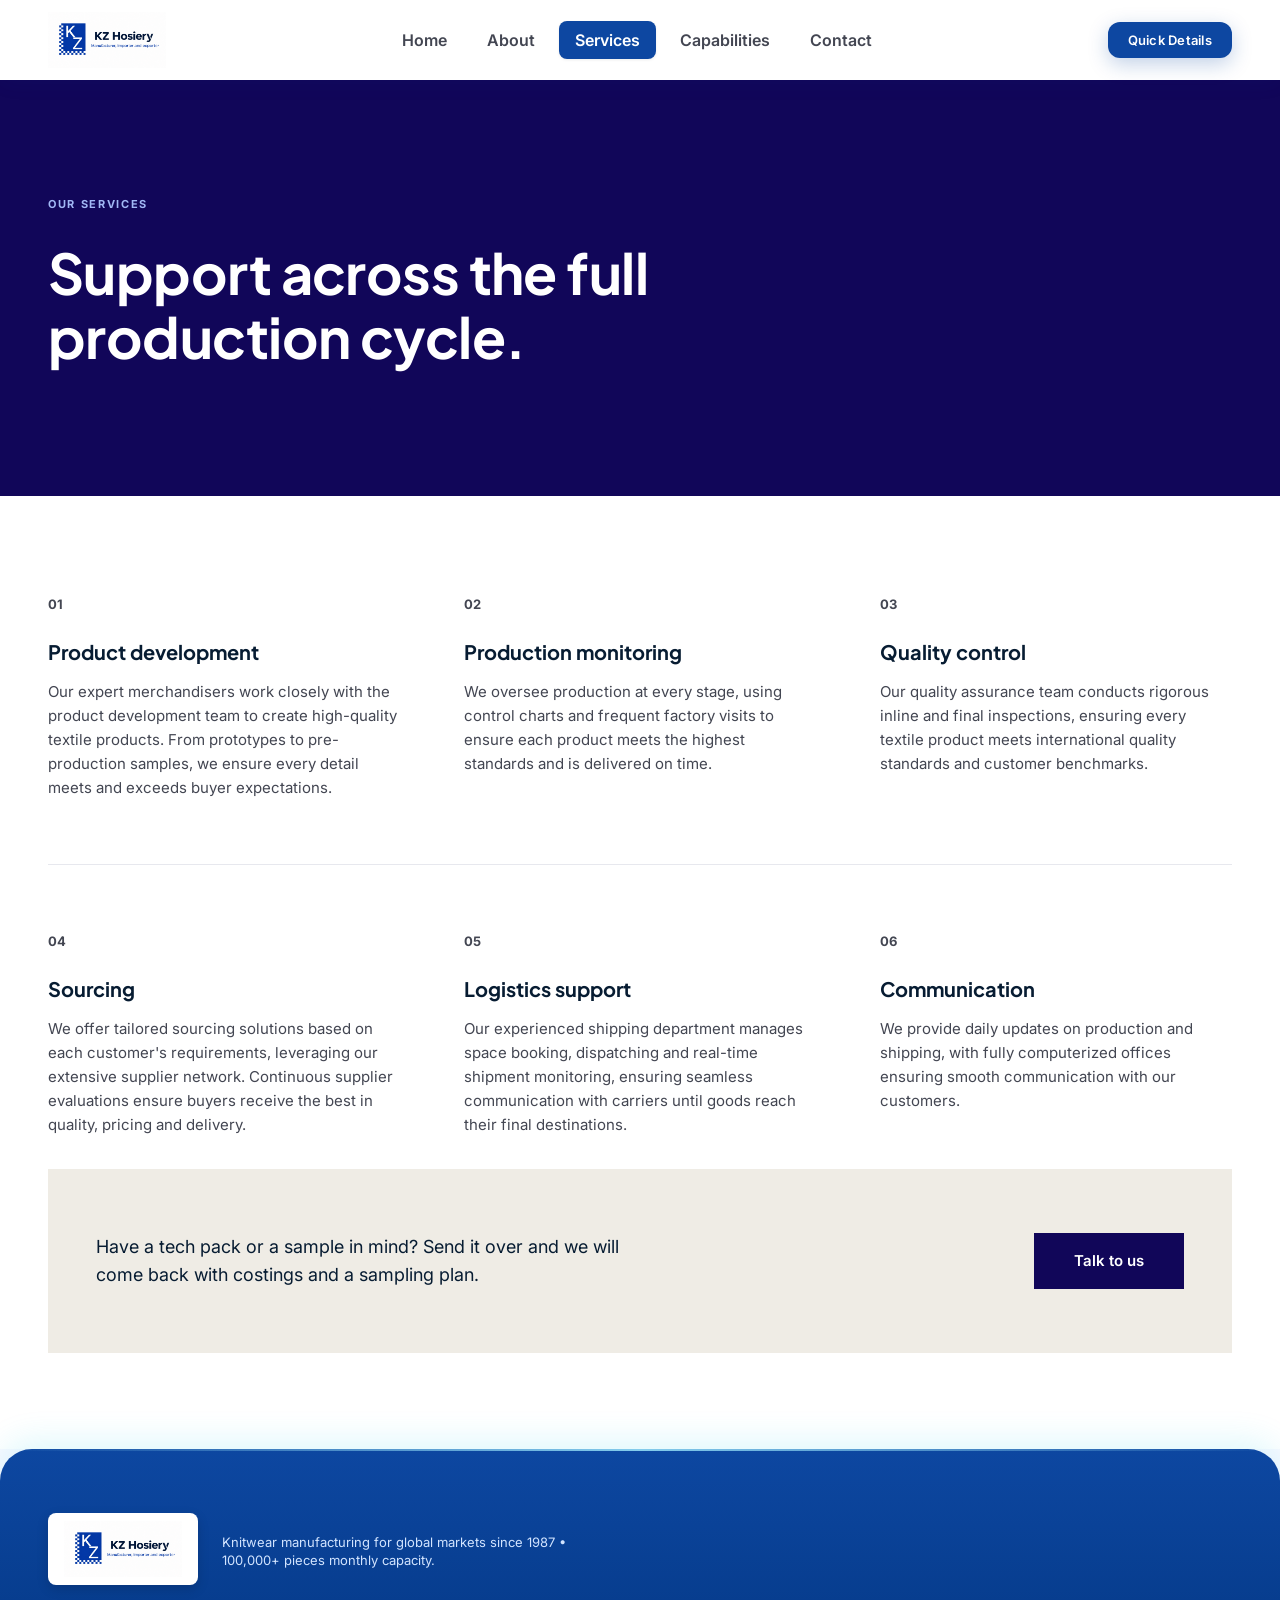
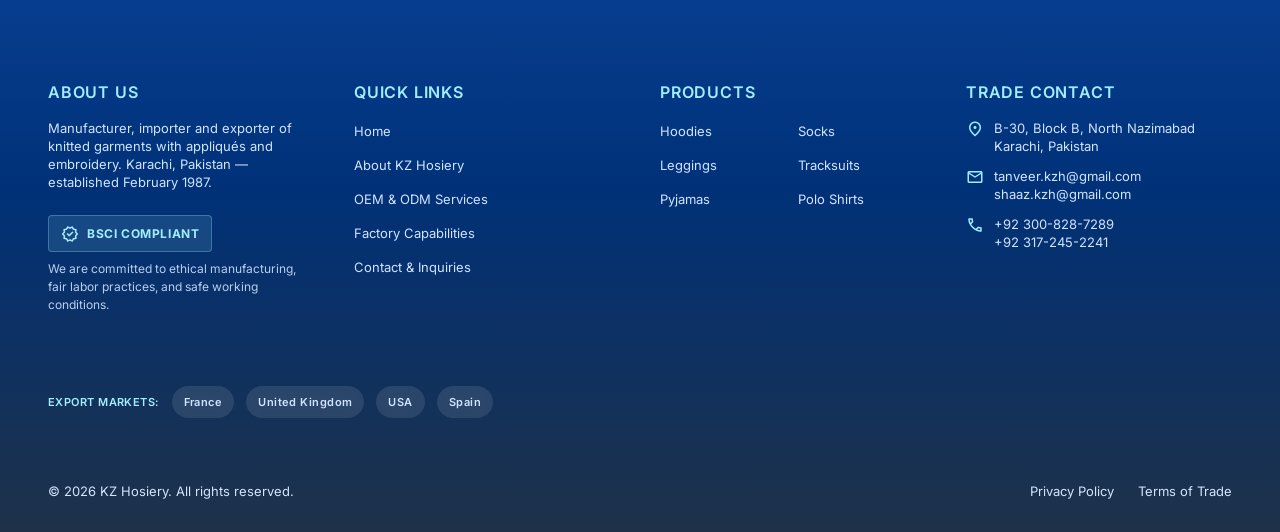
<file: services/index.html>
<!DOCTYPE html>
<html lang="en">
<head>
  <meta charset="utf-8" />
  <meta name="viewport" content="width=device-width, initial-scale=1.0" />
  <title>Our Services | KZ Hosiery</title>
  <meta name="description" content="Support across the full production cycle. KZ Hosiery offers product development, production monitoring, quality control, sourcing, logistics support, and more." />
  <link rel="icon" type="image/png" href="../assets/images/logofav.png">
  <!-- Google Fonts -->
  <link href="https://fonts.googleapis.com" rel="preconnect" />
  <link crossorigin href="https://fonts.gstatic.com" rel="preconnect" />
  <link href="https://fonts.googleapis.com/css2?family=Inter:wght@400;500;600;700&family=Plus+Jakarta+Sans:wght@500;600;700;800&display=swap" rel="stylesheet" />

  <!-- Material Symbols -->
  <link href="https://fonts.googleapis.com/css2?family=Material+Symbols+Outlined:opsz,wght,FILL,GRAD@20..48,100..700,0..1,-50..200&display=swap" rel="stylesheet" />

  <!-- Stylesheets -->
  <link rel="stylesheet" href="../assets/css/global.css" />
  <link rel="stylesheet" href="../assets/css/services.css" />
</head>

<body>

  <!-- ============================================================
       HEADER / NAVBAR
       ============================================================ -->
  <header class="navbar" id="navbar">
    <div class="navbar__inner container">

      <!-- Logo -->
      <a href="../index.html" class="navbar__brand">
        <img
          src="../assets/images/logo.png"
          alt="KZ Hosiery Logo"
          class="navbar__logo"
        />
      </a>

      <!-- Desktop Navigation -->
      <nav class="navbar__nav" aria-label="Main navigation">
        <a href="../index.html" class="navbar__link">Home</a>
        <a href="../about/index.html" class="navbar__link">About</a>
        <a href="index.html" class="navbar__link navbar__link--active" aria-current="page">Services</a>
        <a href="../capabilities/index.html" class="navbar__link">Capabilities</a>
        <a href="../contact/index.html" class="navbar__link">Contact</a>
      </nav>

      <!-- Right Actions -->
      <div class="navbar__actions">
        <a href="../contact/index.html" class="navbar__cta">Quick Details</a>

        <!-- Hamburger (mobile only) -->
        <button
          class="hamburger"
          id="hamburger-btn"
          type="button"
          aria-label="Toggle navigation menu"
          aria-expanded="false"
          aria-controls="mobile-menu"
        >
          <span class="hamburger__line"></span>
          <span class="hamburger__line"></span>
          <span class="hamburger__line"></span>
        </button>
      </div>
    </div>

    <!-- Mobile Menu -->
    <div class="mobile-menu" id="mobile-menu">
      <nav class="mobile-menu__nav" aria-label="Mobile navigation">
        <a href="../index.html" class="mobile-menu__link">Home</a>
        <a href="../about/index.html" class="mobile-menu__link">About</a>
        <a href="index.html" class="mobile-menu__link mobile-menu__link--active">Services</a>
        <a href="../capabilities/index.html" class="mobile-menu__link">Capabilities</a>
        <a href="../contact/index.html" class="mobile-menu__link">Contact</a>
        <a href="../contact/index.html" class="mobile-menu__cta">Quick Details</a>
      </nav>
    </div>
  </header>

  <!-- ============================================================
       MAIN CONTENT
       ============================================================ -->
  <main>
    
    <!-- 1. HERO -->
    <section class="services-hero">
      <div class="container">
        <div class="services-hero__inner">
          <span class="services-hero__label">OUR SERVICES</span>
          <h1 class="services-hero__title">Support across the full production cycle.</h1>
        </div>
      </div>
    </section>

    <!-- 2. SERVICES LIST -->
    <section class="services-section">
      <div class="container">
        
        <!-- Top Row -->
        <div class="services-grid">
          
          <div class="service-card">
            <span class="service-card__num">01</span>
            <h3 class="service-card__title">Product development</h3>
            <p class="service-card__desc">Our expert merchandisers work closely with the product development team to create high-quality textile products. From prototypes to pre-production samples, we ensure every detail meets and exceeds buyer expectations.</p>
          </div>

          <div class="service-card">
            <span class="service-card__num">02</span>
            <h3 class="service-card__title">Production monitoring</h3>
            <p class="service-card__desc">We oversee production at every stage, using control charts and frequent factory visits to ensure each product meets the highest standards and is delivered on time.</p>
          </div>

          <div class="service-card">
            <span class="service-card__num">03</span>
            <h3 class="service-card__title">Quality control</h3>
            <p class="service-card__desc">Our quality assurance team conducts rigorous inline and final inspections, ensuring every textile product meets international quality standards and customer benchmarks.</p>
          </div>

        </div>

        <div class="services-divider"></div>

        <!-- Bottom Row -->
        <div class="services-grid">
          
          <div class="service-card">
            <span class="service-card__num">04</span>
            <h3 class="service-card__title">Sourcing</h3>
            <p class="service-card__desc">We offer tailored sourcing solutions based on each customer's requirements, leveraging our extensive supplier network. Continuous supplier evaluations ensure buyers receive the best in quality, pricing and delivery.</p>
          </div>

          <div class="service-card">
            <span class="service-card__num">05</span>
            <h3 class="service-card__title">Logistics support</h3>
            <p class="service-card__desc">Our experienced shipping department manages space booking, dispatching and real-time shipment monitoring, ensuring seamless communication with carriers until goods reach their final destinations.</p>
          </div>

          <div class="service-card">
            <span class="service-card__num">06</span>
            <h3 class="service-card__title">Communication</h3>
            <p class="service-card__desc">We provide daily updates on production and shipping, with fully computerized offices ensuring smooth communication with our customers.</p>
          </div>

        </div>

        <!-- 3. CTA BAND -->
        <div class="services-cta">
          <p class="services-cta__text">Have a tech pack or a sample in mind? Send it over and we will come back with costings and a sampling plan.</p>
          <a href="../contact/index.html" class="services-cta__btn">Talk to us</a>
        </div>

      </div>
    </section>

  </main>

  <!-- ============================================================
       FOOTER
       ============================================================ -->
  <footer class="footer" id="footer">
    <div class="footer__accent-line"></div>
    <div class="container">

      <!-- Footer Top -->
      <div class="footer__top">
        <div class="footer__brand">
          <img
            src="../assets/images/logo.png"
            alt="KZ Hosiery Logo"
            class="footer__logo"
          />
          <div class="footer__brand-info">
            <p class="footer__brand-desc">Knitwear manufacturing for global markets since 1987 &bull; 100,000+ pieces monthly capacity.</p>
          </div>
        </div>
      </div>

      <!-- Footer Grid -->
      <div class="footer__grid">
        <div class="footer__col">
          <span class="footer__col-title">About Us</span>
          <p class="footer__col-text">
            Manufacturer, importer and exporter of knitted garments with appliqués and embroidery. Karachi, Pakistan — established February 1987.
          </p>
          <div class="footer__compliance">
            <span class="material-symbols-outlined">verified</span>
            <span>BSCI Compliant</span>
          </div>
          <p class="footer__compliance-text">
            We are committed to ethical manufacturing, fair labor practices, and safe working conditions.
          </p>
        </div>

        <div class="footer__col">
          <span class="footer__col-title">Quick Links</span>
          <ul class="footer__links">
            <li><a href="../index.html">Home</a></li>
            <li><a href="../about/index.html">About KZ Hosiery</a></li>
            <li><a href="index.html">OEM &amp; ODM Services</a></li>
            <li><a href="../capabilities/index.html">Factory Capabilities</a></li>
            <li><a href="../contact/index.html">Contact &amp; Inquiries</a></li>
          </ul>
        </div>

        <div class="footer__col">
          <span class="footer__col-title">Products</span>
          <ul class="footer__links footer__links--grid">
            <li><a href="../capabilities/index.html">Hoodies</a></li>
            <li><a href="../capabilities/index.html">Socks</a></li>
            <li><a href="../capabilities/index.html">Leggings</a></li>
            <li><a href="../capabilities/index.html">Tracksuits</a></li>
            <li><a href="../capabilities/index.html">Pyjamas</a></li>
            <li><a href="../capabilities/index.html">Polo Shirts</a></li>
          </ul>
        </div>

        <div class="footer__col">
          <span class="footer__col-title">Trade Contact</span>
          <div class="footer__contact">
            <div class="footer__contact-item">
              <span class="material-symbols-outlined">location_on</span>
              <span>B-30, Block B, North Nazimabad Karachi, Pakistan</span>
            </div>
            <div class="footer__contact-item">
              <span class="material-symbols-outlined">mail</span>
              <a href="mailto:trade@kzhosiery.com">tanveer.kzh@gmail.com <br> shaaz.kzh@gmail.com </a>
            </div>
            <div class="footer__contact-item">
              <span class="material-symbols-outlined">call</span>
              <span>+92 300-828-7289 <br> +92 317-245-2241</span>
            </div>
          </div>
        </div>
      </div>

      <!-- Export Markets -->
      <div class="footer__markets">
        <div class="footer__markets-list">
          <span class="footer__markets-label">Export Markets:</span>
          <span class="footer__market-pill">France</span>
          <span class="footer__market-pill">United Kingdom</span>
          <span class="footer__market-pill">USA</span>
          <span class="footer__market-pill">Spain</span>
        </div>
      </div>

      <!-- Copyright -->
      <div class="footer__bottom">
        <p>&copy; 2026 KZ Hosiery. All rights reserved.</p>
        <div class="footer__legal">
          <a href="#">Privacy Policy</a>
          <a href="#">Terms of Trade</a>
        </div>
      </div>

    </div>
  </footer>

  <!-- Scripts -->
  <script src="../assets/js/main.js"></script>
</body>
</html>
</file>
<file: assets/css/global.css>
﻿/* ============================================================
   GLOBAL.CSS — KZ Hosiery
   Variables, reset, typography, navbar, footer, shared styles
   ============================================================ */

/* ==========================================================================
   1. CSS CUSTOM PROPERTIES
   ========================================================================== */
:root {
  /* ── Colors (Material 3 Design Tokens) ── */
  --clr-on-background: #071c32;
  --clr-inverse-on-surface: #eaf1ff;
  --clr-primary-fixed-dim: #b0c6ff;
  --clr-on-primary: #ffffff;
  --clr-inverse-surface: #1e3148;
  --clr-primary: #003178;
  --clr-outline-variant: #c3c6d4;
  --clr-on-secondary-fixed: #001a42;
  --clr-on-surface: #071c32;
  --clr-primary-fixed: #d9e2ff;
  --clr-error-container: #ffdad6;
  --clr-surface-dim: #c8dbf9;
  --clr-on-tertiary: #ffffff;
  --clr-surface-container-highest: #d2e4ff;
  --clr-on-surface-variant: #434652;
  --clr-outline: #737783;
  --clr-surface-container-high: #dce9ff;
  --clr-on-tertiary-fixed: #001f25;
  --clr-surface: #f8f9ff;
  --clr-on-tertiary-fixed-variant: #004e5a;
  --clr-background: #f8f9ff;
  --clr-on-primary-container: #a1bbff;
  --clr-surface-container: #e5eeff;
  --clr-on-error-container: #93000a;
  --clr-surface-container-low: #eff4ff;
  --clr-surface-variant: #d2e4ff;
  --clr-on-primary-fixed: #001945;
  --clr-on-secondary-fixed-variant: #004395;
  --clr-surface-bright: #f8f9ff;
  --clr-inverse-primary: #b0c6ff;
  --clr-on-secondary-container: #fefcff;
  --clr-primary-container: #0d47a1;
  --clr-on-tertiary-container: #14cfe9;
  --clr-tertiary-fixed-dim: #2fd9f4;
  --clr-secondary-fixed-dim: #adc6ff;
  --clr-tertiary-container: #005460;
  --clr-secondary-fixed: #d8e2ff;
  --clr-secondary-container: #2170e4;
  --clr-tertiary-fixed: #a2eeff;
  --clr-error: #ba1a1a;
  --clr-secondary: #0058be;
  --clr-surface-container-lowest: #ffffff;
  --clr-on-primary-fixed-variant: #00429c;
  --clr-on-error: #ffffff;
  --clr-on-secondary: #ffffff;
  --clr-tertiary: #003b44;
  --clr-surface-tint: #2b5bb5;

  /* ── Font Families ── */
  --ff-display: 'Plus Jakarta Sans', sans-serif;
  --ff-body: 'Inter', sans-serif;

  /* ── Border Radius ── */
  --radius-sm: 0.25rem;
  --radius-md: 0.5rem;
  --radius-lg: 0.75rem;
  --radius-xl: 1rem;
  --radius-2xl: 1.5rem;
  --radius-full: 9999px;
}

/* ==========================================================================
   2. CSS RESET
   ========================================================================== */
*,
*::before,
*::after {
  box-sizing: border-box;
  margin: 0;
  padding: 0;
}

html {
  scroll-behavior: smooth;
  overflow-x: hidden;
}

body {
  overflow-x: hidden;
  font-family: var(--ff-body);
  font-size: 0.9375rem;   /* 15px – body-md */
  line-height: 1.5rem;     /* 24px */
  color: var(--clr-on-surface);
  background-color: var(--clr-background);
  -webkit-font-smoothing: antialiased;
  -moz-osx-font-smoothing: grayscale;
}

img {
  display: block;
  max-width: 100%;
  height: auto;
}

a {
  text-decoration: none;
  color: inherit;
}

ul, ol {
  list-style: none;
}

button {
  font: inherit;
  cursor: pointer;
  border: none;
  background: none;
}

input {
  font: inherit;
}

/* Custom Scrollbar */
::-webkit-scrollbar {
  width: 12px;
}

::-webkit-scrollbar-track {
  background: var(--clr-background);
}

::-webkit-scrollbar-thumb {
  background: var(--clr-outline-variant);
  border-radius: var(--radius-full);
  border: 3px solid var(--clr-background);
}

::-webkit-scrollbar-thumb:hover {
  background: var(--clr-outline);
}

/* ==========================================================================
   3. CONTAINER
   ========================================================================== */
.container {
  width: 100%;
  max-width: 80rem;        /* 1280px */
  margin-inline: auto;
  padding-inline: 1.5rem;  /* 24px */
}

@media (min-width: 1024px) {
  .container {
    padding-inline: 3rem;  /* 48px */
  }
}

/* ==========================================================================
   4. SHARED TYPOGRAPHY / UTILITIES
   ========================================================================== */

/* Section label – small uppercase label above headings */
.section-label {
  font-family: var(--ff-body);
  font-size: 11px;
  line-height: 14px;
  font-weight: 600;
  letter-spacing: 0.04em;
  text-transform: uppercase;
  color: var(--clr-secondary);
}

.section-label--light {
  color: var(--clr-tertiary-fixed);
}

/* Arrow link – inline-flex link with trailing arrow icon */
.link-arrow {
  display: inline-flex;
  align-items: center;
  gap: 0.75rem;
  font-family: var(--ff-body);
  font-size: 16px;
  line-height: 22px;
  font-weight: 600;
  color: var(--clr-secondary);
  transition: color 0.2s;
}

.link-arrow:hover {
  color: var(--clr-primary);
}

.link-arrow .material-symbols-outlined {
  font-size: 20px;
  transition: transform 0.2s;
}

.link-arrow:hover .material-symbols-outlined {
  transform: translateX(0.25rem);
}

/* ==========================================================================
   5. MATERIAL SYMBOLS
   ========================================================================== */
.material-symbols-outlined {
  font-variation-settings: 'FILL' 0, 'wght' 400, 'GRAD' 0, 'opsz' 24;
  vertical-align: middle;
}

/* ==========================================================================
   6. NAVBAR
   ========================================================================== */
.navbar {
  position: fixed;
  top: 0;
  left: 0;
  right: 0;
  z-index: 50;
  background-color: #ffffff;
  -webkit-backdrop-filter: blur(24px);
  backdrop-filter: blur(24px);
  box-shadow: 0 4px 20px rgba(13, 71, 161, 0.06);
}

/* Inner wrapper – uses container sizing but we define height & flex here */
.navbar__inner {
  height: 5rem;
  display: flex;
  align-items: center;
  justify-content: space-between;
  gap: 1.5rem;
}

/* ── Brand / Logo ── */
.navbar__brand {
  display: flex;
  align-items: center;
  gap: 0.75rem;
  flex-shrink: 0;
}

.navbar__logo {
  height: 3.5rem;
  width: auto;
  object-fit: contain;
  mix-blend-mode: multiply;
}

.navbar__brand-text {
  display: flex;
  flex-direction: column;
}

.navbar__brand-name {
  font-family: var(--ff-display);
  font-size: 18px;
  line-height: 24px;
  font-weight: 600;
  color: var(--clr-primary);
  letter-spacing: -0.01em;
}

.navbar__brand-sub {
  font-family: var(--ff-body);
  font-size: 11px;
  line-height: 14px;
  font-weight: 600;
  letter-spacing: 0.04em;
  color: var(--clr-on-surface-variant);
  text-transform: uppercase;
}

/* ── Desktop Nav Links ── */
.navbar__nav {
  display: none;           /* hidden on mobile */
  align-items: center;
  gap: 0.25rem;
}

@media (min-width: 768px) {
  .navbar__nav {
    display: flex;
  }
}

@media (min-width: 1024px) {
  .navbar__nav {
    gap: 0.5rem;
  }
}

.navbar__link {
  padding: 0.5rem 1rem;
  border-radius: var(--radius-md);
  font-family: var(--ff-body);
  font-size: 16px;
  line-height: 22px;
  font-weight: 600;
  color: var(--clr-on-surface-variant);
  transition: all 0.2s;
}

.navbar__link:hover {
  color: var(--clr-primary);
  background-color: var(--clr-surface-container);
}

.navbar__link--active {
  background-color: var(--clr-primary-container);
  color: var(--clr-on-primary);
  box-shadow: 0 1px 3px rgba(0, 0, 0, 0.08);
}

/* ── Right-side actions ── */
.navbar__actions {
  display: flex;
  align-items: center;
  gap: 1rem;
  flex-shrink: 0;
}

.navbar__cta {
  display: none;           /* hidden below sm */
  align-items: center;
  justify-content: center;
  padding: 0.625rem 1.25rem;
  border-radius: var(--radius-lg);
  font-family: var(--ff-body);
  font-size: 13px;
  line-height: 16px;
  font-weight: 600;
  letter-spacing: 0.02em;
  color: var(--clr-on-primary);
  background-color: var(--clr-primary-container);
  box-shadow: 0 6px 20px rgba(13, 71, 161, 0.25);
  transition: all 0.2s;
}

.navbar__cta:hover {
  background-color: var(--clr-secondary-container);
  box-shadow: 0 8px 24px rgba(33, 112, 228, 0.35);
}

@media (min-width: 640px) {
  .navbar__cta {
    display: inline-flex;
  }
}

.navbar__avatar {
  width: 2rem;
  height: 2rem;
  border-radius: var(--radius-full);
  background-color: var(--clr-primary);
  display: flex;
  align-items: center;
  justify-content: center;
  flex-shrink: 0;
}

.navbar__avatar .material-symbols-outlined {
  font-size: 18px;
  color: var(--clr-on-primary);
}

/* ── Hamburger Button (mobile only) ── */
.hamburger {
  display: flex;
  flex-direction: column;
  justify-content: center;
  align-items: center;
  gap: 5px;
  width: 2.5rem;
  height: 2.5rem;
  padding: 0.5rem;
}

@media (min-width: 768px) {
  .hamburger {
    display: none;
  }
}

.hamburger__line {
  display: block;
  width: 100%;
  height: 2px;
  background-color: var(--clr-on-surface);
  border-radius: var(--radius-full);
  transition: all 0.3s ease;
  transform-origin: center;
}

/* Hamburger active state – X shape */
.hamburger.is-active .hamburger__line:nth-child(1) {
  transform: translateY(7px) rotate(45deg);
}
.hamburger.is-active .hamburger__line:nth-child(2) {
  opacity: 0;
}
.hamburger.is-active .hamburger__line:nth-child(3) {
  transform: translateY(-7px) rotate(-45deg);
}

/* ── Mobile Menu ── */
.mobile-menu {
  display: none;
  position: absolute;
  top: 5rem;
  left: 0;
  right: 0;
  background-color: var(--clr-surface);
  box-shadow: 0 8px 24px rgba(0, 0, 0, 0.1);
  z-index: 49;
}

.mobile-menu.is-open {
  display: block;
}

.mobile-menu__nav {
  display: flex;
  flex-direction: column;
}

.mobile-menu__link {
  display: block;
  padding: 1rem 1.5rem;
  border-bottom: 1px solid var(--clr-surface-variant);
  font-family: var(--ff-body);
  font-size: 16px;
  font-weight: 600;
  color: var(--clr-on-surface-variant);
  transition: all 0.2s;
}

.mobile-menu__link:hover,
.mobile-menu__link--active {
  color: var(--clr-primary);
  background-color: var(--clr-surface-container-low);
}

.mobile-menu__cta {
  display: block;
  margin: 1rem 1.5rem;
  padding: 0.75rem 1.25rem;
  border-radius: var(--radius-lg);
  font-family: var(--ff-body);
  font-size: 14px;
  font-weight: 600;
  text-align: center;
  color: var(--clr-on-primary);
  background-color: var(--clr-primary-container);
  box-shadow: 0 4px 12px rgba(13, 71, 161, 0.2);
}

/* ==========================================================================
   7. BUTTONS (shared)
   ========================================================================== */
.btn {
  display: inline-flex;
  align-items: center;
  gap: 0.5rem;
  border: none;
  cursor: pointer;
  text-decoration: none;
  font-family: var(--ff-body);
  font-size: 16px;
  line-height: 22px;
  font-weight: 600;
  transition: all 0.2s;
}

.btn--primary {
  padding: 0.875rem 1.75rem;
  border-radius: var(--radius-lg);
  background-color: var(--clr-primary);
  color: var(--clr-on-primary);
  box-shadow: 0 0 24px rgba(34, 211, 238, 0.4);
}

.btn--primary:hover {
  background-color: var(--clr-secondary);
}

.btn--primary .material-symbols-outlined {
  font-size: 18px;
}

.btn--ghost {
  padding: 0.875rem 1.75rem;
  border-radius: var(--radius-lg);
  background-color: rgba(255, 255, 255, 0.1);
  -webkit-backdrop-filter: blur(8px);
  backdrop-filter: blur(8px);
  color: var(--clr-tertiary-fixed);
}

.btn--ghost:hover {
  background-color: rgba(255, 255, 255, 0.2);
}

.btn--ghost .material-symbols-outlined {
  font-size: 20px;
}

.btn--accent {
  padding: 0.75rem 1.5rem;
  border-radius: var(--radius-full);
  background-color: var(--clr-tertiary-fixed);
  color: var(--clr-on-tertiary-fixed);
}

.btn--accent:hover {
  background-color: var(--clr-tertiary-fixed-dim);
}

.btn--accent .material-symbols-outlined {
  font-size: 18px;
}

.btn--white {
  padding: 0.875rem 2rem;
  border-radius: var(--radius-lg);
  background-color: var(--clr-surface-container-lowest);
  color: var(--clr-primary);
  box-shadow: 0 4px 12px rgba(0, 0, 0, 0.1);
}

.btn--white:hover {
  background-color: var(--clr-tertiary-fixed);
  color: var(--clr-on-tertiary-fixed);
  box-shadow: 0 4px 20px rgba(34, 211, 238, 0.3);
}

.btn--glass {
  padding: 0.875rem 2rem;
  border-radius: var(--radius-lg);
  background-color: rgba(255, 255, 255, 0.1);
  color: var(--clr-on-primary);
}

.btn--glass:hover {
  background-color: rgba(255, 255, 255, 0.2);
}

/* ==========================================================================
   8. FOOTER
   ========================================================================== */
.footer {
  border-top-left-radius: 2rem;
  border-top-right-radius: 2rem;
  background: linear-gradient(
    to bottom,
    var(--clr-primary-container),
    var(--clr-primary),
    var(--clr-inverse-surface)
  );
  color: var(--clr-on-primary);
  padding-top: 4rem;
  padding-bottom: 2rem;
  box-shadow: 0 -8px 32px rgba(34, 211, 238, 0.15);
  overflow: hidden;
  position: relative;
}

/* Thin gradient accent line at very top */
.footer__accent-line {
  position: absolute;
  top: 0;
  left: 0;
  right: 0;
  height: 2px;
  background: linear-gradient(to right, transparent, var(--clr-tertiary-fixed), transparent);
  opacity: 0.8;
}

/* ── Footer Top: brand + email form ── */
.footer__top {
  display: flex;
  flex-direction: column;
  align-items: flex-start;
  justify-content: space-between;
  padding-bottom: 3rem;
  gap: 2rem;
}

@media (min-width: 1024px) {
  .footer__top {
    flex-direction: row;
    align-items: center;
  }
}

.footer__brand {
  display: flex;
  flex-direction: column;
  gap: 1.5rem;
}

@media (min-width: 640px) {
  .footer__brand {
    flex-direction: row;
    align-items: center;
  }
}

.footer__logo {
  height: 4.5rem;
  width: auto;
  object-fit: contain;
  background-color: #fff;
  padding: 0.5rem 1rem;
  border-radius: var(--radius-md);
  box-shadow: 0 4px 12px rgba(0, 0, 0, 0.15);
}

.footer__brand-info {
  max-width: 24rem;
}

.footer__brand-name {
  display: block;
  font-family: var(--ff-display);
  font-size: 18px;
  line-height: 24px;
  font-weight: 600;
  color: var(--clr-tertiary-fixed);
  letter-spacing: -0.01em;
}

.footer__brand-desc {
  font-family: var(--ff-body);
  font-size: 13px;
  line-height: 18px;
  color: var(--clr-surface-container-highest);
  margin-top: 0.25rem;
}

/* Email form */
.footer__email-form {
  display: flex;
  flex-direction: column;
  gap: 0.75rem;
  width: 100%;
  background-color: rgba(255, 255, 255, 0.1);
  padding: 0.5rem;
  border-radius: var(--radius-xl);
  -webkit-backdrop-filter: blur(8px);
  backdrop-filter: blur(8px);
}

@media (min-width: 640px) {
  .footer__email-form {
    flex-direction: row;
    width: auto;
    align-items: center;
  }
}

.footer__email-input {
  width: 100%;
  padding: 0.625rem 1rem;
  border-radius: var(--radius-lg);
  background-color: rgba(255, 255, 255, 0.15);
  border: none;
  color: var(--clr-on-primary);
  font-size: 13px;
  outline: none;
}

@media (min-width: 640px) {
  .footer__email-input {
    width: 18rem;
  }
}

.footer__email-input::placeholder {
  color: var(--clr-surface-container-highest);
}

.footer__email-input:focus {
  box-shadow: 0 0 0 2px var(--clr-tertiary-fixed);
}

.footer__email-btn {
  display: block;
  padding: 0.625rem 1.5rem;
  border-radius: var(--radius-lg);
  background-color: var(--clr-tertiary-fixed);
  color: var(--clr-on-tertiary-fixed);
  font-family: var(--ff-body);
  font-size: 13px;
  font-weight: 600;
  letter-spacing: 0.02em;
  text-align: center;
  white-space: nowrap;
  box-shadow: 0 0 16px rgba(162, 238, 255, 0.35);
  transition: all 0.2s;
}

.footer__email-btn:hover {
  background-color: var(--clr-tertiary-fixed-dim);
}

/* ── Footer Grid: 4 columns ── */
.footer__grid {
  display: grid;
  grid-template-columns: 1fr;
  gap: 2.5rem;
  padding-block: 3rem;
}

@media (min-width: 768px) {
  .footer__grid {
    grid-template-columns: repeat(2, 1fr);
  }
}

@media (min-width: 1024px) {
  .footer__grid {
    grid-template-columns: repeat(4, 1fr);
  }
}

.footer__col-title {
  display: block;
  font-family: var(--ff-body);
  font-size: 16px;
  line-height: 22px;
  font-weight: 600;
  color: var(--clr-tertiary-fixed);
  text-transform: uppercase;
  letter-spacing: 0.05em;
  margin-bottom: 1rem;
}

.footer__col-text {
  font-family: var(--ff-body);
  font-size: 13px;
  line-height: 18px;
  color: var(--clr-surface-container-highest);
  margin-bottom: 0.75rem;
}

.footer__compliance {
  display: inline-flex;
  align-items: center;
  gap: 0.5rem;
  margin-top: 0.75rem;
  padding: 0.35rem 0.75rem;
  background-color: rgba(162, 238, 255, 0.12);
  border: 1px solid rgba(162, 238, 255, 0.28);
  border-radius: var(--radius-sm);
}

.footer__compliance .material-symbols-outlined {
  font-size: 18px;
  color: var(--clr-tertiary-fixed);
}

.footer__compliance span:last-child {
  font-family: var(--ff-body);
  font-size: 12px;
  font-weight: 700;
  letter-spacing: 0.05em;
  color: var(--clr-tertiary-fixed);
  text-transform: uppercase;
}

.footer__compliance-text {
  font-family: var(--ff-body);
  font-size: 12px;
  line-height: 18px;
  color: var(--clr-surface-container-highest);
  opacity: 0.88;
  margin-top: 0.5rem;
  max-width: 320px;
}

/* Footer links */
.footer__links {
  display: flex;
  flex-direction: column;
  gap: 0.625rem;
}

.footer__links a {
  font-size: 13px;
  line-height: 18px;
  color: var(--clr-surface-container-highest);
  transition: color 0.2s;
}

.footer__links a:hover {
  color: var(--clr-tertiary-fixed);
}

.footer__links--grid {
  display: grid;
  grid-template-columns: repeat(2, 1fr);
  gap: 0.625rem;
}

/* Footer contact info */
.footer__contact {
  display: flex;
  flex-direction: column;
  gap: 0.75rem;
}

.footer__contact-item {
  display: flex;
  align-items: flex-start;
  gap: 0.625rem;
}

.footer__contact-item .material-symbols-outlined {
  font-size: 18px;
  color: var(--clr-tertiary-fixed);
  flex-shrink: 0;
  margin-top: 1px;
}

.footer__contact-item span:last-child,
.footer__contact-item a {
  font-size: 13px;
  line-height: 18px;
  color: var(--clr-surface-container-highest);
}

.footer__contact-item a:hover {
  color: var(--clr-tertiary-fixed);
}

/* ── Export Markets Row ── */
.footer__markets {
  display: flex;
  flex-direction: column;
  gap: 1.5rem;
  padding-block: 1.5rem;
}

@media (min-width: 768px) {
  .footer__markets {
    flex-direction: row;
    align-items: center;
    justify-content: space-between;
  }
}

.footer__markets-list {
  display: flex;
  flex-wrap: wrap;
  align-items: center;
  gap: 0.75rem;
}

.footer__markets-label {
  font-size: 11px;
  font-weight: 600;
  letter-spacing: 0.04em;
  text-transform: uppercase;
  color: var(--clr-tertiary-fixed);
}

.footer__market-pill {
  padding: 0.25rem 0.75rem;
  border-radius: var(--radius-full);
  background-color: rgba(255, 255, 255, 0.1);
  -webkit-backdrop-filter: blur(8px);
  backdrop-filter: blur(8px);
  font-size: 11px;
  font-weight: 600;
  letter-spacing: 0.04em;
  color: var(--clr-surface-container-highest);
}

/* Social icons */
.footer__socials {
  display: flex;
  align-items: center;
  gap: 0.75rem;
}

.footer__social-icon {
  width: 2.5rem;
  height: 2.5rem;
  border-radius: var(--radius-full);
  background-color: rgba(255, 255, 255, 0.1);
  display: flex;
  align-items: center;
  justify-content: center;
  color: var(--clr-on-primary);
  transition: all 0.2s;
}

.footer__social-icon .material-symbols-outlined {
  font-size: 20px;
}

.footer__social-icon:hover {
  color: var(--clr-tertiary-fixed);
  background-color: rgba(255, 255, 255, 0.2);
  box-shadow: 0 0 12px rgba(34, 211, 238, 0.6);
}

/* ── Copyright Bar ── */
.footer__bottom {
  display: flex;
  flex-direction: column;
  align-items: center;
  justify-content: space-between;
  gap: 1rem;
  padding-top: 2rem;
  margin-top: 0.5rem;
  font-size: 13px;
  line-height: 18px;
  color: var(--clr-surface-container-highest);
}

@media (min-width: 640px) {
  .footer__bottom {
    flex-direction: row;
  }
}

.footer__legal {
  display: flex;
  align-items: center;
  gap: 1.5rem;
}

.footer__legal a {
  color: var(--clr-surface-container-highest);
  transition: color 0.2s;
}

.footer__legal a:hover {
  color: var(--clr-tertiary-fixed);
}
</file>
<file: assets/css/about.css>
/* ==========================================================================
   ABOUT PAGE STYLES
   ========================================================================== */

/* 1. HERO */
.about-hero {
  padding-top: 10rem;
  padding-bottom: 6rem;
  background-color: #ffffff;
}

.about-hero__inner {
  max-width: 900px;
}

.about-hero__inner .section-label {
  margin-bottom: 1.5rem;
}

.about-hero__title {
  font-family: var(--ff-display);
  font-size: 40px;
  line-height: 48px;
  font-weight: 700;
  letter-spacing: -0.015em;
  color: var(--clr-on-surface);
  margin-bottom: 2.5rem;
}

@media (min-width: 1024px) {
  .about-hero__title {
    font-size: 56px;
    line-height: 64px;
  }
}

.about-hero__content {
  display: flex;
  flex-direction: column;
  gap: 1.5rem;
  color: var(--clr-on-surface-variant);
  font-family: var(--ff-body);
  font-size: 16px;
  line-height: 28px;
}

/* 2. VISION MISSION */
.vision-mission {
  background-color: #fcfcfc;
  padding-block: 6rem;
  border-top: 1px solid var(--clr-outline-variant);
  border-bottom: 1px solid var(--clr-outline-variant);
}

.vision-mission__grid {
  display: grid;
  grid-template-columns: 1fr;
  gap: 2rem;
}

@media (min-width: 768px) {
  .vision-mission__grid {
    grid-template-columns: 1fr 1fr;
    gap: 2.5rem;
  }
}

.vm-card {
  padding: 3.5rem;
  border-radius: 2px;
  display: flex;
  flex-direction: column;
  gap: 2rem;
  min-height: 320px;
}

.vm-card--dark {
  background-color: #110659;
  color: #ffffff;
}

.vm-card--dark .vm-card__label {
  color: #a1b8f5;
  font-size: 11px;
  font-weight: 700;
  letter-spacing: 0.15em;
  text-transform: uppercase;
}

.vm-card--dark .vm-card__text {
  font-family: var(--ff-display);
  font-size: 22px;
  line-height: 32px;
  font-weight: 600;
}

.vm-card--light {
  background-color: #ffffff;
  border: 1px solid var(--clr-outline-variant);
  color: var(--clr-on-surface);
}

.vm-card--light .vm-card__label {
  color: var(--clr-outline);
  font-size: 11px;
  font-weight: 700;
  letter-spacing: 0.15em;
  text-transform: uppercase;
}

.vm-card--light .vm-card__text {
  font-family: var(--ff-body);
  font-size: 18px;
  line-height: 30px;
  font-weight: 400;
  color: var(--clr-on-surface-variant);
}

/* 3. CORE VALUES */
.core-values {
  padding-block: 6rem;
  background-color: #efece5; 
}

.core-values__inner {
  max-width: 1000px;
}

.core-values__title {
  font-family: var(--ff-display);
  font-size: 32px;
  line-height: 40px;
  font-weight: 700;
  color: var(--clr-on-surface);
  margin-top: 1.5rem;
  margin-bottom: 3.5rem;
}

.core-values__grid {
  display: grid;
  grid-template-columns: 1fr;
  gap: 2rem;
}

@media (min-width: 768px) {
  .core-values__grid {
    grid-template-columns: 1fr 1fr;
  }
}

.value-card {
  background-color: #ffffff;
  padding: 2.5rem;
  border-top: 3px solid #110659;
}

.value-card__num {
  font-size: 13px;
  font-weight: 700;
  color: var(--clr-on-surface-variant);
  margin-bottom: 1.5rem;
  display: block;
}

.value-card__title {
  font-family: var(--ff-display);
  font-size: 20px;
  font-weight: 700;
  color: var(--clr-on-surface);
  margin-bottom: 0.75rem;
}

.value-card__desc {
  font-size: 15px;
  line-height: 24px;
  color: var(--clr-on-surface-variant);
}


/* ── BSCI Compliance Additions ── */
.about-hero__compliance {
  display: flex;
  align-items: flex-start;
  gap: 1rem;
  margin-top: 2rem;
  padding: 1.25rem 1.5rem;
  background-color: var(--clr-surface-container-low);
  border-left: 4px solid #110659;
  border-radius: 0 var(--radius-lg) var(--radius-lg) 0;
  font-family: var(--ff-body);
  font-size: 15px;
  line-height: 24px;
  color: var(--clr-on-surface);
}

.about-hero__compliance .material-symbols-outlined {
  font-size: 26px;
  color: #0058be;
  flex-shrink: 0;
  margin-top: 0.1rem;
}

.about-hero__compliance strong {
  color: #110659;
  font-weight: 700;
}

.value-card__badge-tag {
  display: inline-block;
  padding: 0.2rem 0.55rem;
  border-radius: var(--radius-sm);
  background-color: rgba(0, 88, 190, 0.1);
  color: var(--clr-secondary);
  font-size: 11px;
  font-weight: 700;
  letter-spacing: 0.05em;
  text-transform: uppercase;
  margin-bottom: 0.75rem;
}
</file>
<file: assets/css/capabilities.css>
/* ==========================================================================
   CAPABILITIES PAGE STYLES - REDESIGNED
   ========================================================================== */

/* 1. HERO SECTION */
.cap-hero {
  padding-top: 8rem;
  padding-bottom: 6rem;
  background-color: var(--clr-surface);
  position: relative;
  overflow: hidden;
}

.cap-hero::before {
  content: "";
  position: absolute;
  top: -10%;
  right: -5%;
  width: 500px;
  height: 500px;
  background: radial-gradient(circle, rgba(7, 2, 60, 0.05) 0%, rgba(255,255,255,0) 70%);
  z-index: 0;
  border-radius: 50%;
}

.cap-hero__container {
  position: relative;
  z-index: 1;
}

.cap-hero__content {
  max-width: 800px;
}

.cap-hero__badge {
  display: inline-block;
  font-size: 12px;
  font-weight: 700;
  letter-spacing: 0.15em;
  text-transform: uppercase;
  color: var(--clr-primary);
  background: rgba(7, 2, 60, 0.08);
  padding: 6px 14px;
  border-radius: 20px;
  margin-bottom: 1.5rem;
}

.cap-hero__title {
  font-family: var(--ff-display);
  font-size: 48px;
  line-height: 1.1;
  font-weight: 800;
  letter-spacing: -0.02em;
  color: var(--clr-on-surface);
  margin-bottom: 1.5rem;
}

.cap-hero__title span {
  color: var(--clr-primary);
}

@media (min-width: 768px) {
  .cap-hero__title {
    font-size: 64px;
  }
}

.cap-hero__desc {
  font-family: var(--ff-body);
  font-size: 18px;
  line-height: 1.6;
  color: var(--clr-on-surface-variant);
  max-width: 600px;
}

/* 2. PROCESS STAGES */
.cap-processes {
  padding-block: 6rem;
  background-color: #fcfcfc;
}

.process-card {
  display: grid;
  grid-template-columns: 1fr;
  gap: 3rem;
  align-items: center;
  margin-bottom: 8rem;
}

.process-card:last-child {
  margin-bottom: 0;
}

@media (min-width: 992px) {
  .process-card {
    grid-template-columns: 1fr 1.2fr;
    gap: 6rem;
  }
  
  .process-card--reverse {
    grid-template-columns: 1.2fr 1fr;
  }
  
  .process-card--reverse .process-card__content {
    grid-column: 2;
    grid-row: 1;
  }
  
  .process-card--reverse .process-card__image-wrapper {
    grid-column: 1;
    grid-row: 1;
  }
}

.process-card__content {
  max-width: 480px;
}

.process-card__num {
  font-family: var(--ff-display);
  font-size: 80px;
  line-height: 1;
  font-weight: 800;
  color: rgba(7, 2, 60, 0.06);
  display: block;
  margin-bottom: -1.5rem;
  position: relative;
  z-index: 0;
}

.process-card__title {
  font-family: var(--ff-display);
  font-size: 32px;
  font-weight: 700;
  color: var(--clr-on-surface);
  margin-bottom: 1rem;
  position: relative;
  z-index: 1;
}

.process-card__desc {
  font-family: var(--ff-body);
  font-size: 16px;
  line-height: 1.7;
  color: var(--clr-on-surface-variant);
}

.process-card__image-wrapper {
  position: relative;
  border-radius: 12px;
  overflow: hidden;
  box-shadow: 0 20px 40px rgba(0, 0, 0, 0.08);
  aspect-ratio: 4 / 3;
}

.process-card__image {
  width: 100%;
  height: 100%;
  object-fit: cover;
  display: block;
  transition: transform 0.5s ease;
}

.process-card__image-wrapper:hover .process-card__image {
  transform: scale(1.05);
}

/* 3. FABRICS SECTION */
.cap-fabrics {
  background-color: var(--clr-primary);
  color: #ffffff;
  padding-block: 8rem;
  margin-bottom: 3rem;
  border-bottom-left-radius: 2rem;
  border-bottom-right-radius: 2rem;
}

.cap-fabrics__header {
  text-align: center;
  max-width: 600px;
  margin: 0 auto 4rem;
}

.cap-fabrics__badge {
  font-size: 11px;
  font-weight: 700;
  letter-spacing: 0.15em;
  text-transform: uppercase;
  color: rgba(255, 255, 255, 0.7);
  display: block;
  margin-bottom: 1rem;
}

.cap-fabrics__title {
  font-family: var(--ff-display);
  font-size: 40px;
  font-weight: 700;
  margin-bottom: 1rem;
}

.cap-fabrics__desc {
  font-family: var(--ff-body);
  font-size: 16px;
  color: rgba(255, 255, 255, 0.8);
}

.fabrics-grid {
  display: grid;
  grid-template-columns: repeat(auto-fill, minmax(250px, 1fr));
  gap: 1.5rem;
}

.fabric-card {
  background: rgba(255, 255, 255, 0.05);
  border: 1px solid rgba(255, 255, 255, 0.1);
  padding: 2rem;
  border-radius: 8px;
  transition: all 0.3s ease;
}

.fabric-card:hover {
  background: rgba(255, 255, 255, 0.1);
  transform: translateY(-5px);
  border-color: rgba(255, 255, 255, 0.3);
}

.fabric-card h3 {
  font-family: var(--ff-display);
  font-size: 20px;
  font-weight: 700;
  margin-bottom: 0.75rem;
}

.fabric-card p {
  font-family: var(--ff-body);
  font-size: 14px;
  line-height: 1.6;
  color: rgba(255, 255, 255, 0.7);
}
</file>
<file: assets/css/contact.css>
/* ==========================================================================
   CONTACT PAGE STYLES
   ========================================================================== */

.contact-section {
  padding-top: 12rem;
  padding-bottom: 8rem;
  background-color: #ffffff;
}

.contact-header {
  margin-bottom: 5rem;
}

.contact-label {
  font-size: 11px;
  font-weight: 700;
  letter-spacing: 0.15em;
  text-transform: uppercase;
  color: var(--clr-outline);
  margin-bottom: 1.5rem;
  display: block;
}

.contact-title {
  font-family: var(--ff-display);
  font-size: 40px;
  line-height: 48px;
  font-weight: 700;
  letter-spacing: -0.01em;
  color: var(--clr-on-surface);
  max-width: 500px;
}

@media (min-width: 1024px) {
  .contact-title {
    font-size: 56px;
    line-height: 64px;
  }
}

.contact-grid {
  display: grid;
  grid-template-columns: 1fr;
  gap: 4rem;
  align-items: start;
}

@media (min-width: 768px) {
  .contact-grid {
    grid-template-columns: 1fr 1fr;
    gap: 6rem;
  }
}

.contact-details {
  display: flex;
  flex-direction: column;
}

.contact-item {
  padding-block: 1.5rem;
  border-bottom: 1px solid var(--clr-outline-variant);
}

.contact-item:first-child {
  padding-top: 0;
}

.contact-item__label {
  font-size: 10px;
  font-weight: 700;
  letter-spacing: 0.15em;
  text-transform: uppercase;
  color: var(--clr-outline);
  margin-bottom: 0.75rem;
  display: block;
}

.contact-item__value {
  font-family: var(--ff-body);
  font-size: 15px;
  line-height: 24px;
  color: var(--clr-on-surface);
}

.contact-item__value a {
  color: inherit;
  text-decoration: none;
  transition: color 0.3s;
}

.contact-item__value a:hover {
  color: var(--clr-primary);
}

.contact-btn {
  margin-top: 2rem;
  display: inline-block;
  background-color: #110659;
  color: #ffffff;
  padding: 0.8rem 2rem;
  font-weight: 600;
  font-size: 14px;
  border-radius: 2px;
  transition: background-color 0.3s ease;
  align-self: flex-start;
  text-decoration: none;
}

.contact-btn:hover {
  background-color: var(--clr-primary);
}

.contact-image {
  width: 100%;
}

.contact-image img {
  width: 100%;
  aspect-ratio: 1 / 1;
  object-fit: cover;
}
</file>
<file: assets/css/services.css>
/* ==========================================================================
   SERVICES PAGE STYLES
   ========================================================================== */

/* 1. HERO */
.services-hero {
  position: relative;
  padding-top: 12rem;
  padding-bottom: 8rem;
  background-color: #110659;
  background-image: linear-gradient(135deg, rgba(17, 6, 89, 0.95), rgba(17, 6, 89, 0.8)), url('https://images.unsplash.com/photo-1554224155-8d04cb21cd6c?auto=format&fit=crop&q=80');
  background-size: cover;
  background-position: center;
  color: #ffffff;
}

.services-hero__inner {
  max-width: 800px;
}

.services-hero__label {
  font-size: 11px;
  font-weight: 700;
  letter-spacing: 0.15em;
  text-transform: uppercase;
  color: #a1b8f5;
  margin-bottom: 1.5rem;
  display: block;
}

.services-hero__title {
  font-family: var(--ff-display);
  font-size: 40px;
  line-height: 48px;
  font-weight: 700;
  letter-spacing: -0.01em;
}

@media (min-width: 1024px) {
  .services-hero__title {
    font-size: 56px;
    line-height: 64px;
  }
}

/* 2. SERVICES SECTION */
.services-section {
  padding-block: 6rem;
  background-color: #ffffff;
}

.services-grid {
  display: grid;
  grid-template-columns: 1fr;
  gap: 3rem;
}

@media (min-width: 768px) {
  .services-grid {
    grid-template-columns: repeat(2, 1fr);
    column-gap: 4rem;
    row-gap: 5rem;
  }
}

@media (min-width: 1024px) {
  .services-grid {
    grid-template-columns: repeat(3, 1fr);
  }
}

.service-card {
  display: flex;
  flex-direction: column;
}

.service-card__num {
  font-size: 13px;
  font-weight: 700;
  color: var(--clr-on-surface-variant);
  margin-bottom: 1.5rem;
}

.service-card__title {
  font-family: var(--ff-display);
  font-size: 20px;
  font-weight: 700;
  color: var(--clr-on-surface);
  margin-bottom: 1rem;
}

.service-card__desc {
  font-family: var(--ff-body);
  font-size: 15px;
  line-height: 24px;
  color: var(--clr-on-surface-variant);
}

.services-divider {
  height: 1px;
  background-color: var(--clr-outline-variant);
  margin-block: 4rem;
  opacity: 0.4;
}

/* 3. CTA BAND */
.services-cta {
  background-color: #efece5;
  padding: 4rem 3rem;
  margin-top: 2rem;
  display: flex;
  flex-direction: column;
  gap: 2.5rem;
  align-items: flex-start;
}

@media (min-width: 768px) {
  .services-cta {
    flex-direction: row;
    align-items: center;
    justify-content: space-between;
  }
}

.services-cta__text {
  font-family: var(--ff-body);
  font-size: 18px;
  line-height: 28px;
  color: var(--clr-on-surface);
  max-width: 550px;
}

.services-cta__btn {
  background-color: #110659;
  color: #ffffff;
  padding: 1rem 2.5rem;
  font-weight: 600;
  font-size: 15px;
  transition: background-color 0.3s ease;
  white-space: nowrap;
}

.services-cta__btn:hover {
  background-color: var(--clr-primary);
}
</file>
